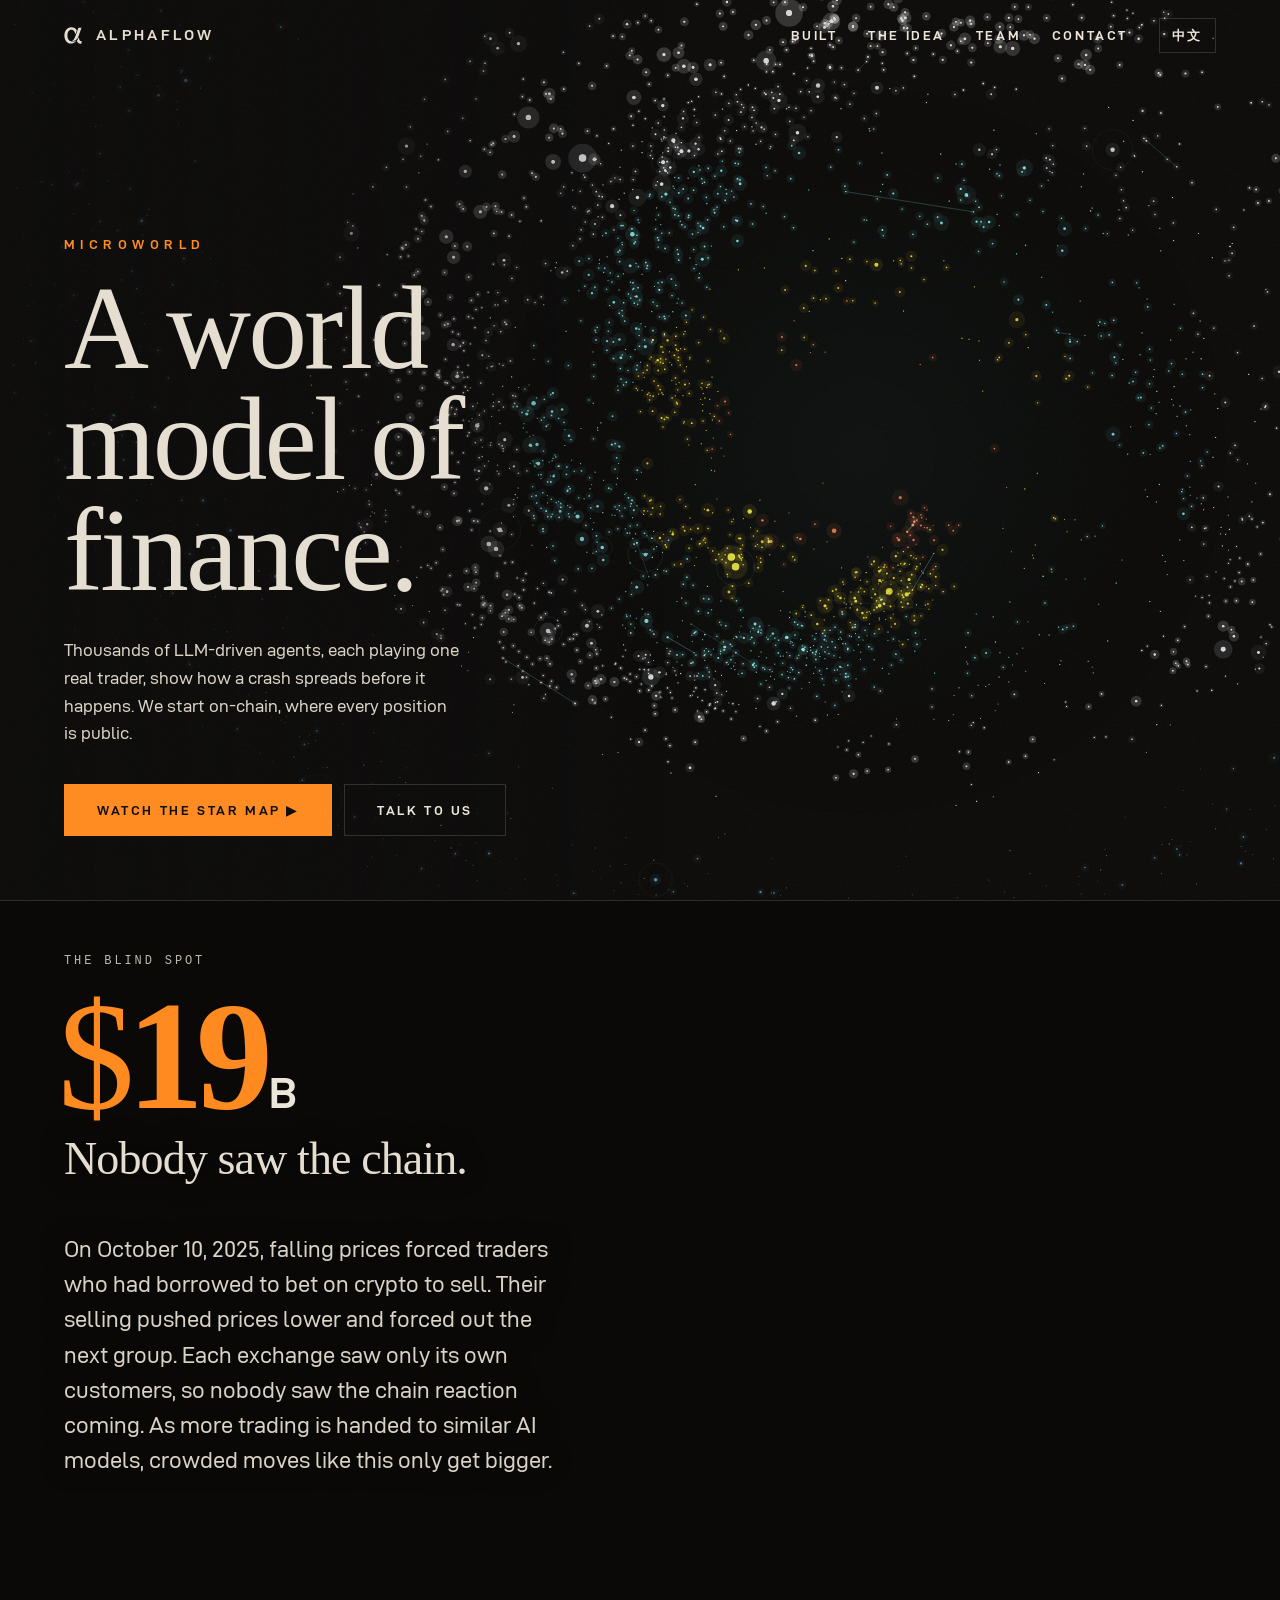
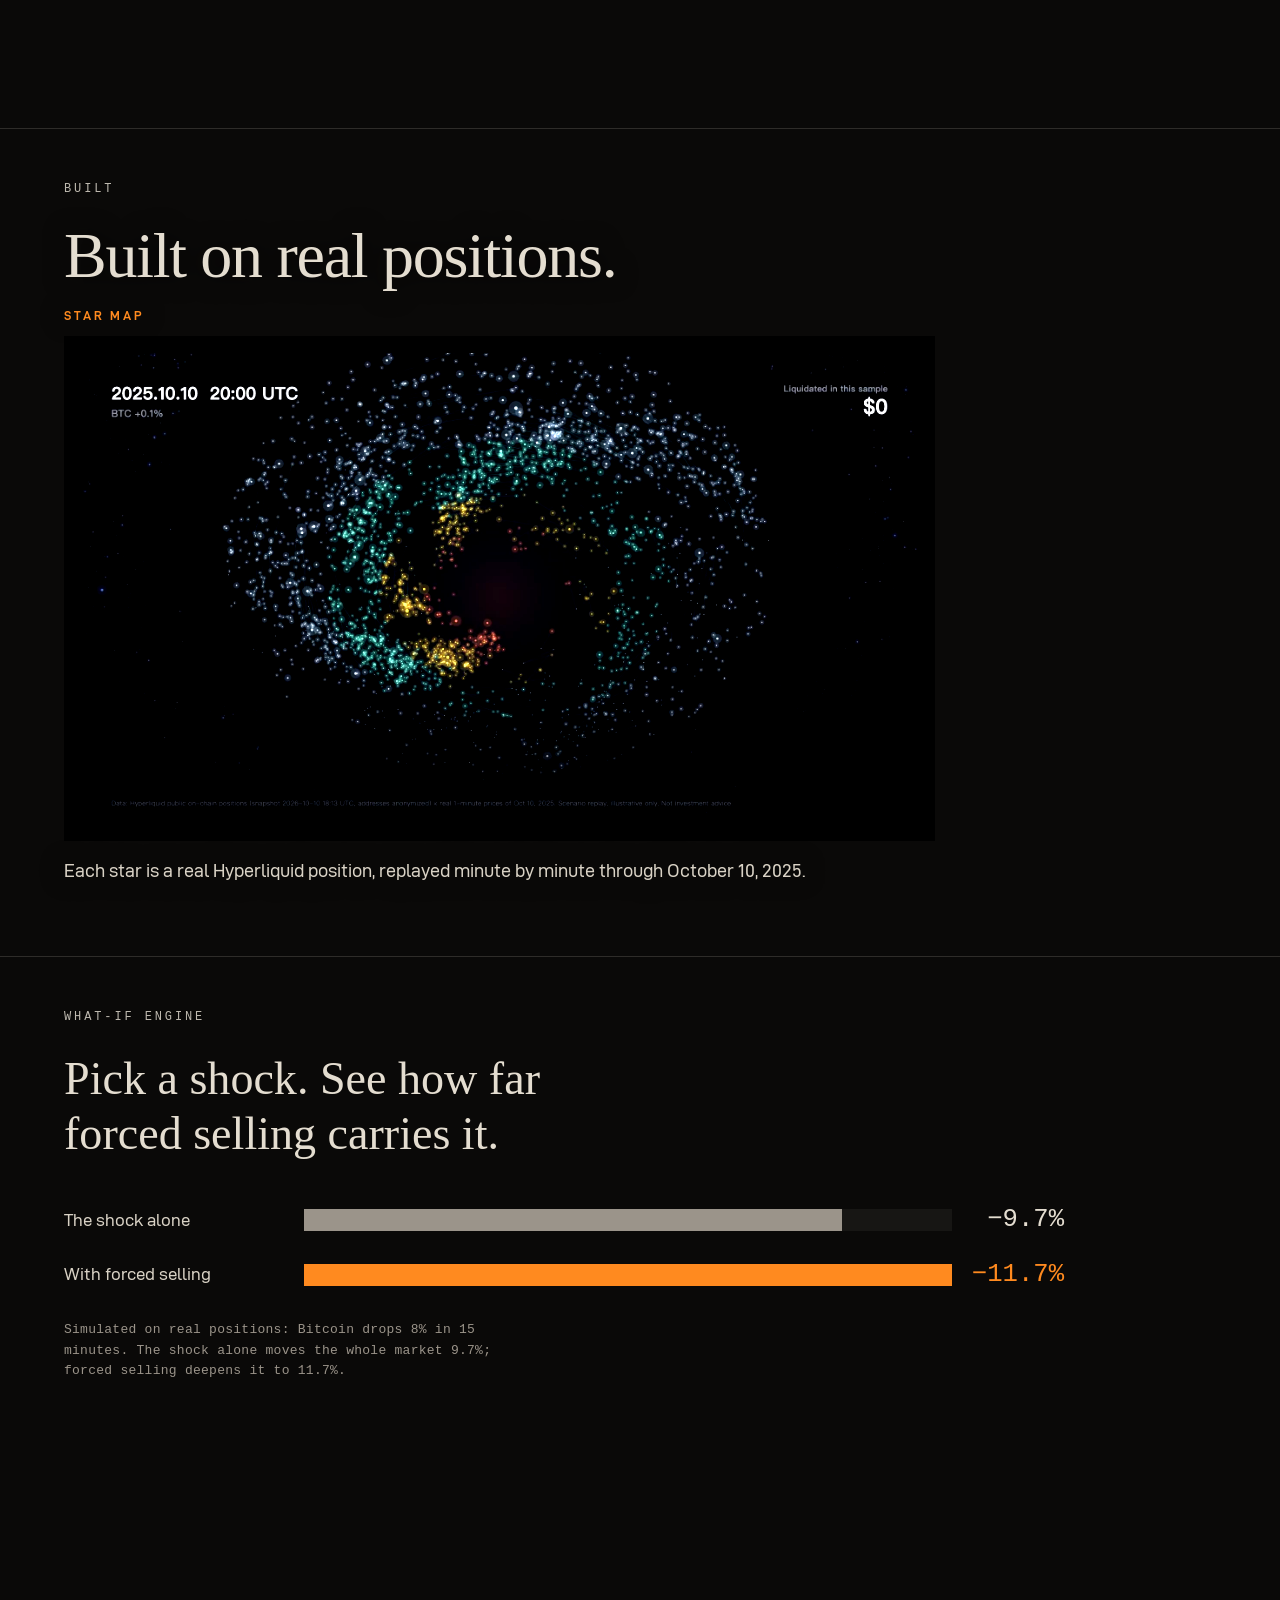
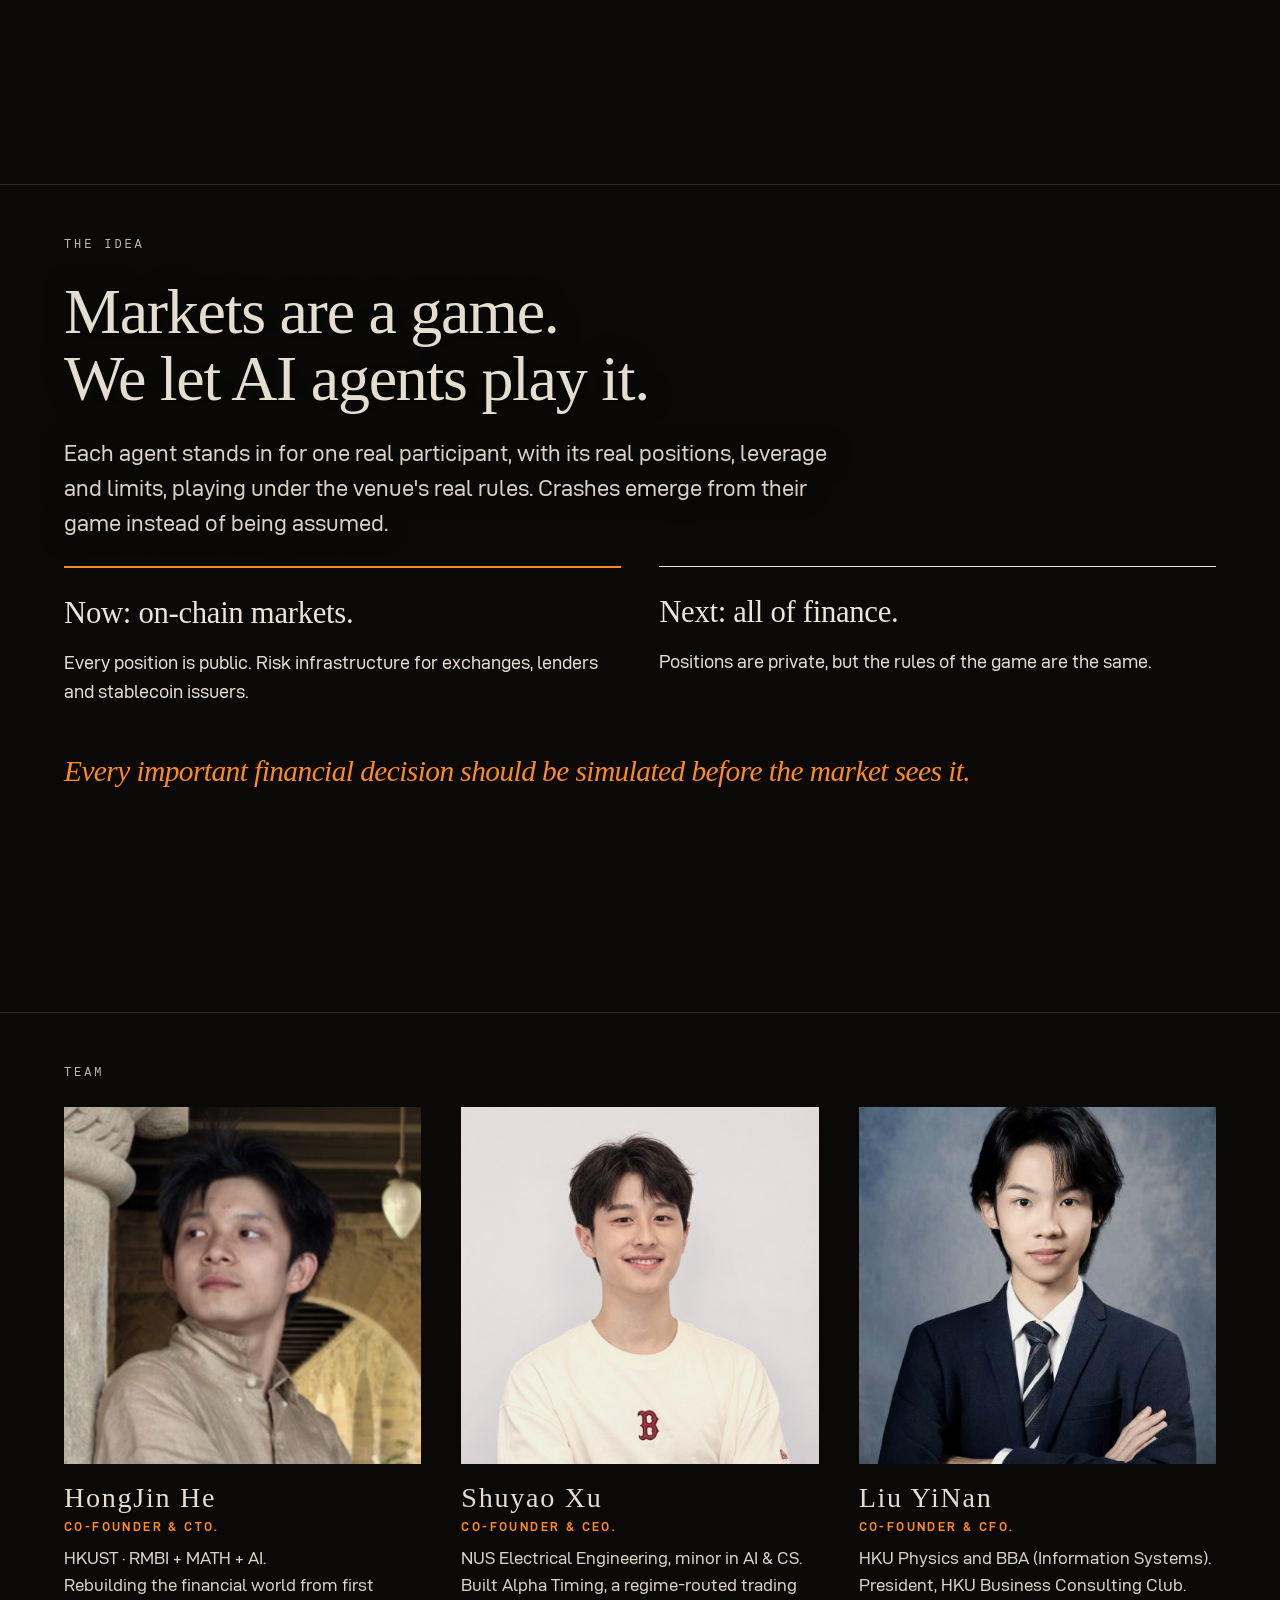
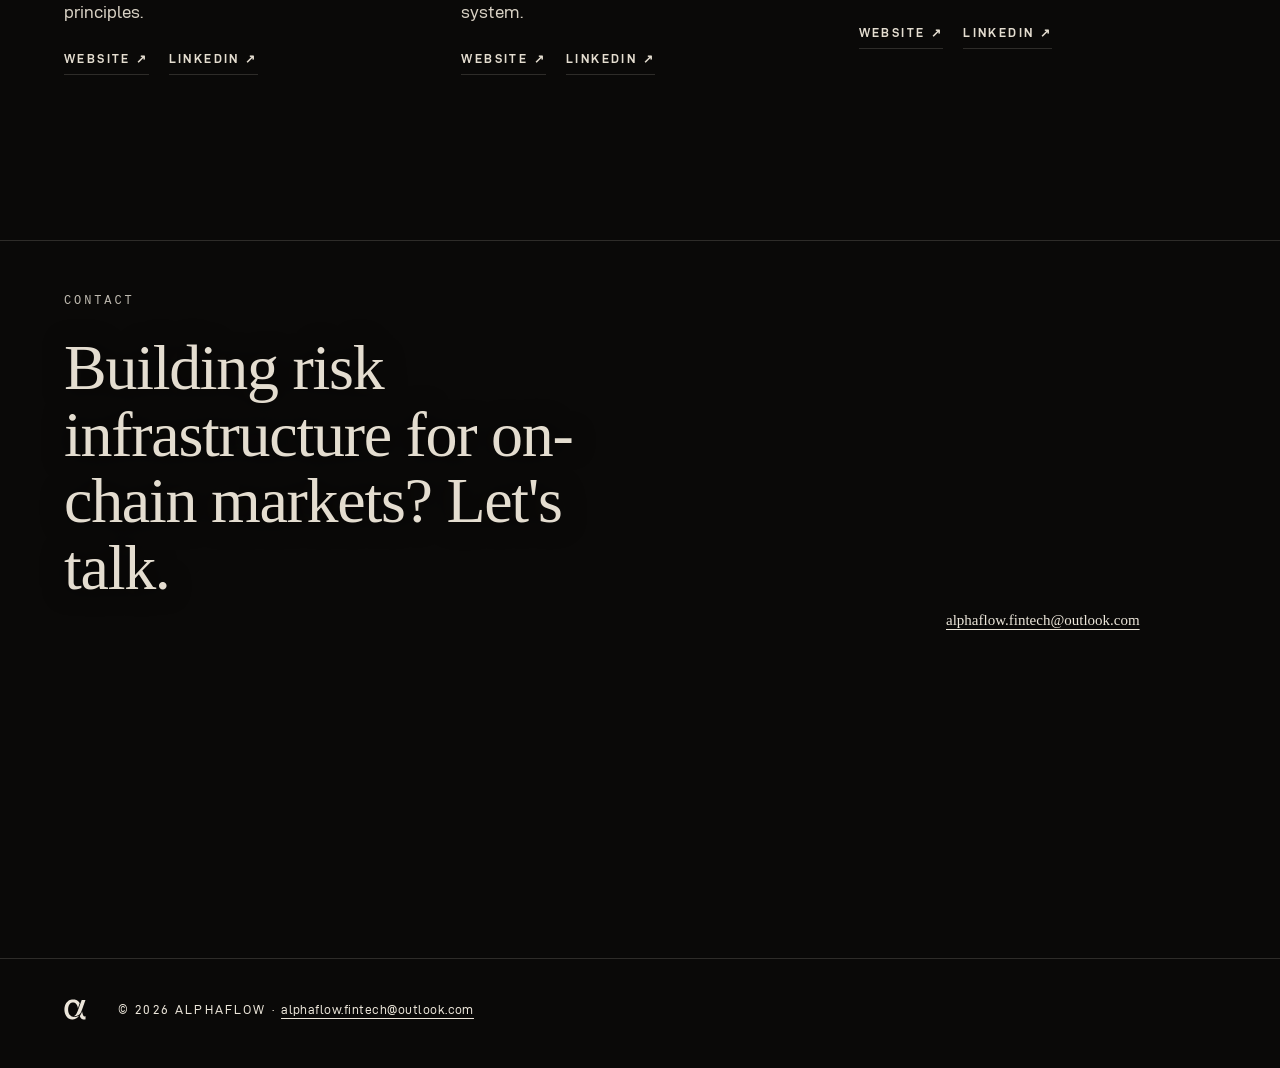
<file: index.html>
<!doctype html><html lang="en"><head><meta charset="utf-8"><meta name="viewport" content="width=device-width,initial-scale=1"><title>MicroWorld — A world model of finance</title><meta name="description" content="MicroWorld reconstructs every public position on on-chain exchanges and simulates how shocks cascade through forced liquidations, using real accounts instead of assumptions."><link rel="canonical" href="https://microworldmarkets.com/"><script type="application/ld+json">
{
  "@context": "https://schema.org",
  "@graph": [
    {
      "@type": "Organization",
      "@id": "https://microworldmarkets.com/#org",
      "name": "AlphaFlow",
      "alternateName": "MicroWorld",
      "url": "https://microworldmarkets.com/",
      "description": "AlphaFlow builds MicroWorld, a world model of finance that simulates how shocks cascade through market participants, starting on-chain where every position is public.",
      "founder": {
        "@type": "Person",
        "name": "Hongjin He",
        "alternateName": [
          "HongJin HE",
          "何泓錦"
        ],
        "url": "https://hongjin-he.github.io/"
      },
      "sameAs": [
        "https://github.com/hongjin-he/microworld-showcase",
        "https://github.com/hongjin-he"
      ]
    },
    {
      "@type": "WebSite",
      "@id": "https://microworldmarkets.com/#site",
      "url": "https://microworldmarkets.com/",
      "name": "MicroWorld",
      "publisher": {
        "@id": "https://microworldmarkets.com/#org"
      }
    }
  ]
}
</script><meta property="og:type" content="website"><meta property="og:url" content="https://microworldmarkets.com/"><meta property="og:title" content="MicroWorld — A world model of finance"><meta property="og:description" content="MicroWorld reconstructs every public position on on-chain exchanges and simulates how shocks cascade through forced liquidations, using real accounts instead of assumptions."><meta property="og:image" content="https://microworldmarkets.com/assets/og-image.png"><meta property="og:image:width" content="1200"><meta property="og:image:height" content="630"><meta property="og:image:alt" content="MicroWorld — A world model of finance"><meta name="twitter:card" content="summary_large_image"><meta name="twitter:title" content="MicroWorld — A world model of finance"><meta name="twitter:image" content="https://microworldmarkets.com/assets/og-image.png"><meta name="twitter:description" content="MicroWorld reconstructs every public position on on-chain exchanges and simulates how shocks cascade through forced liquidations, using real accounts instead of assumptions."><link rel="alternate" hreflang="en" href="https://microworldmarkets.com/"><link rel="alternate" hreflang="zh-Hans" href="https://microworldmarkets.com/zh.html"><link rel="alternate" hreflang="x-default" href="https://microworldmarkets.com/"><link rel="icon" href="assets/favicon-alpha.svg" type="image/svg+xml"><link rel="apple-touch-icon" href="assets/apple-touch-icon.png"><link rel="preload" href="fonts/d-din-700.woff2" as="font" type="font/woff2" crossorigin><link rel="preload" href="fonts/d-din-400.woff2" as="font" type="font/woff2" crossorigin><link rel="stylesheet" href="site.css"><link rel="stylesheet" href="v6.css"><script src="v6.js" defer></script><script src="assets/site.js" defer></script><script src="assets/star-field.js" defer></script></head><body class="homepage-v4">
<a class="skip" href="#main">Skip to content</a><header class="site-header"><div class="bar"><a class="lockup" href="#top"><span class="mark" aria-hidden="true"></span><span class="sr">MicroWorld by</span> <span>AlphaFlow</span></a><button class="menu" type="button" aria-expanded="false" aria-controls="links" aria-label="Menu: site navigation" data-close="Close" data-close-aria="Close menu">Menu</button><nav id="links" class="site-nav"><a href="#built">Built</a><a href="#idea">The idea</a><a href="#team">Team</a><a href="#contact">Contact</a><a class="lang" href="zh.html" lang="zh-Hans" hreflang="zh-Hans">中文</a></nav></div></header>
<main id="main">
<section class="hero" id="top"><canvas class="field" aria-hidden="true"></canvas><div class="shell hero-grid"><div>
<h1>MicroWorld</h1>
<p class="headline">A world model of finance.</p>
<p class="sub">Thousands of LLM-driven agents, each playing one real trader, show how a crash spreads before it happens. We start on-chain, where every position is public.</p>
<div class="actions"><a class="btn primary" href="#star-map">Watch the Star Map ▶</a><a class="btn" href="mailto:alphaflow.fintech@outlook.com">Talk to us</a></div>
</div></div></section>
<section class="section" id="problem"><div class="shell" data-tag="The blind spot"><p class="mega" aria-hidden="true">$<b>19</b><small>B</small></p>
<h2><span class="sr">$19 billion in one day. </span>Nobody saw the chain.</h2><p class="lead">On October 10, 2025, falling prices forced traders who had borrowed to bet on crypto to sell. Their selling pushed prices lower and forced out the next group. Each exchange saw only its own customers, so nobody saw the chain reaction coming. As more trading is handed to similar AI models, crowded moves like this only get bigger.</p>
</div></section>
<section class="section" id="built"><div class="shell" data-tag="Built">
<h2>Built on real positions.</h2><div class="io demos"><article id="star-map"><h3>Star Map</h3><div class="embed"><video controls preload="none" playsinline poster="assets/video/star_map_poster.jpg" aria-label="Star Map"><source src="assets/video/star_map.mp4" type="video/mp4"></video></div><p>Each star is a real Hyperliquid position, replayed minute by minute through October 10, 2025.</p></article></div>
</div></section>
<section class="section" id="whatif"><div class="shell" data-tag="What-If Engine"><article class="compare"><p class="compare-q">Pick a shock. See how far forced selling carries it.</p><div class="bars"><div class="bar"><span class="bar-label">The shock alone</span><span class="bar-track"><i style="--w:83%"></i></span><span class="bar-val">−9.7%</span></div><div class="bar hot"><span class="bar-label">With forced selling</span><span class="bar-track"><i style="--w:100%"></i></span><span class="bar-val">−11.7%</span></div></div><p class="note">Simulated on real positions: Bitcoin drops 8% in 15 minutes. The shock alone moves the whole market 9.7%; forced selling deepens it to 11.7%.</p></article>
</div></section>
<section class="section" id="idea"><div class="shell" data-tag="The idea">
<h2>Markets are a game.<br>We let AI agents play it.</h2><p class="lead">Each agent stands in for one real participant, with its real positions, leverage and limits, playing under the venue's real rules. Crashes emerge from their game instead of being assumed.</p><div class="io stages"><article><h3>Now: on-chain markets.</h3><p>Every position is public. Risk infrastructure for exchanges, lenders and stablecoin issuers.</p></article><article><h3>Next: all of finance.</h3><p>Positions are private, but the rules of the game are the same.</p></article></div><p class="callout"><em>Every important financial decision should be simulated before the market sees it.</em></p>
</div></section>
<section class="section" id="team"><div class="shell" data-tag="Team">
<h2 class="sr">Team</h2><div class="cards three team"><article><img class="team-photo" src="assets/team/hongjin-he.jpg" alt="HongJin He" width="460" height="460" loading="lazy" decoding="async"><h3><a href="https://hongjin-he.github.io/" target="_blank" rel="noopener noreferrer">HongJin He</a></h3><b>Co-founder &amp; CTO.</b><p>HKUST · RMBI + MATH + AI.<br>Rebuilding the financial world from first principles.</p><div class="team-links" aria-label="HongJin He contact links"><a href="https://hongjin-he.github.io/" target="_blank" rel="noopener noreferrer">Website<span class="sr"> (opens in a new tab)</span> ↗</a><a href="https://www.linkedin.com/in/hongjinhe-hkust/" target="_blank" rel="noopener noreferrer">LinkedIn<span class="sr"> (opens in a new tab)</span> ↗</a></div></article><article><img class="team-photo" src="assets/team/shuyao-xu.jpg" alt="Shuyao Xu" width="460" height="460" loading="lazy" decoding="async"><h3><a href="https://davidxu277.github.io/" target="_blank" rel="noopener noreferrer">Shuyao Xu</a></h3><b>Co-founder &amp; CEO.</b><p>NUS Electrical Engineering, minor in AI &amp; CS. Built Alpha Timing, a regime-routed trading system.</p><div class="team-links" aria-label="Shuyao Xu contact links"><a href="https://davidxu277.github.io/" target="_blank" rel="noopener noreferrer">Website<span class="sr"> (opens in a new tab)</span> ↗</a><a href="https://www.linkedin.com/in/xushuyao-nus/" target="_blank" rel="noopener noreferrer">LinkedIn<span class="sr"> (opens in a new tab)</span> ↗</a></div></article><article><img class="team-photo" src="assets/team/liu-yinan.jpg" alt="Liu YiNan" width="460" height="460" loading="lazy" decoding="async"><h3><a href="https://github.com/Gordonlyn" target="_blank" rel="noopener noreferrer">Liu YiNan</a></h3><b>Co-founder &amp; CFO.</b><p>HKU Physics and BBA (Information Systems). President, HKU Business Consulting Club.</p><div class="team-links" aria-label="Liu YiNan contact links"><a href="https://github.com/Gordonlyn" target="_blank" rel="noopener noreferrer">Website<span class="sr"> (opens in a new tab)</span> ↗</a><a href="https://www.linkedin.com/in/yinan-gordon-liu/" target="_blank" rel="noopener noreferrer">LinkedIn<span class="sr"> (opens in a new tab)</span> ↗</a></div></article></div>
</div></section>
<section class="section" id="contact"><div class="shell contact" data-tag="Contact">
<div><h2>Building risk infrastructure for on-chain markets? Let's talk.</h2></div><div><a href="mailto:alphaflow.fintech@outlook.com">alphaflow.fintech@outlook.com</a></div>
</div></section>
</main>
<footer><div class="shell"><span class="mark" role="img" aria-label="AlphaFlow"></span><span>© 2026 AlphaFlow · <a href="mailto:alphaflow.fintech@outlook.com">alphaflow.fintech@outlook.com</a></span></div></footer>
</body></html>
</file>
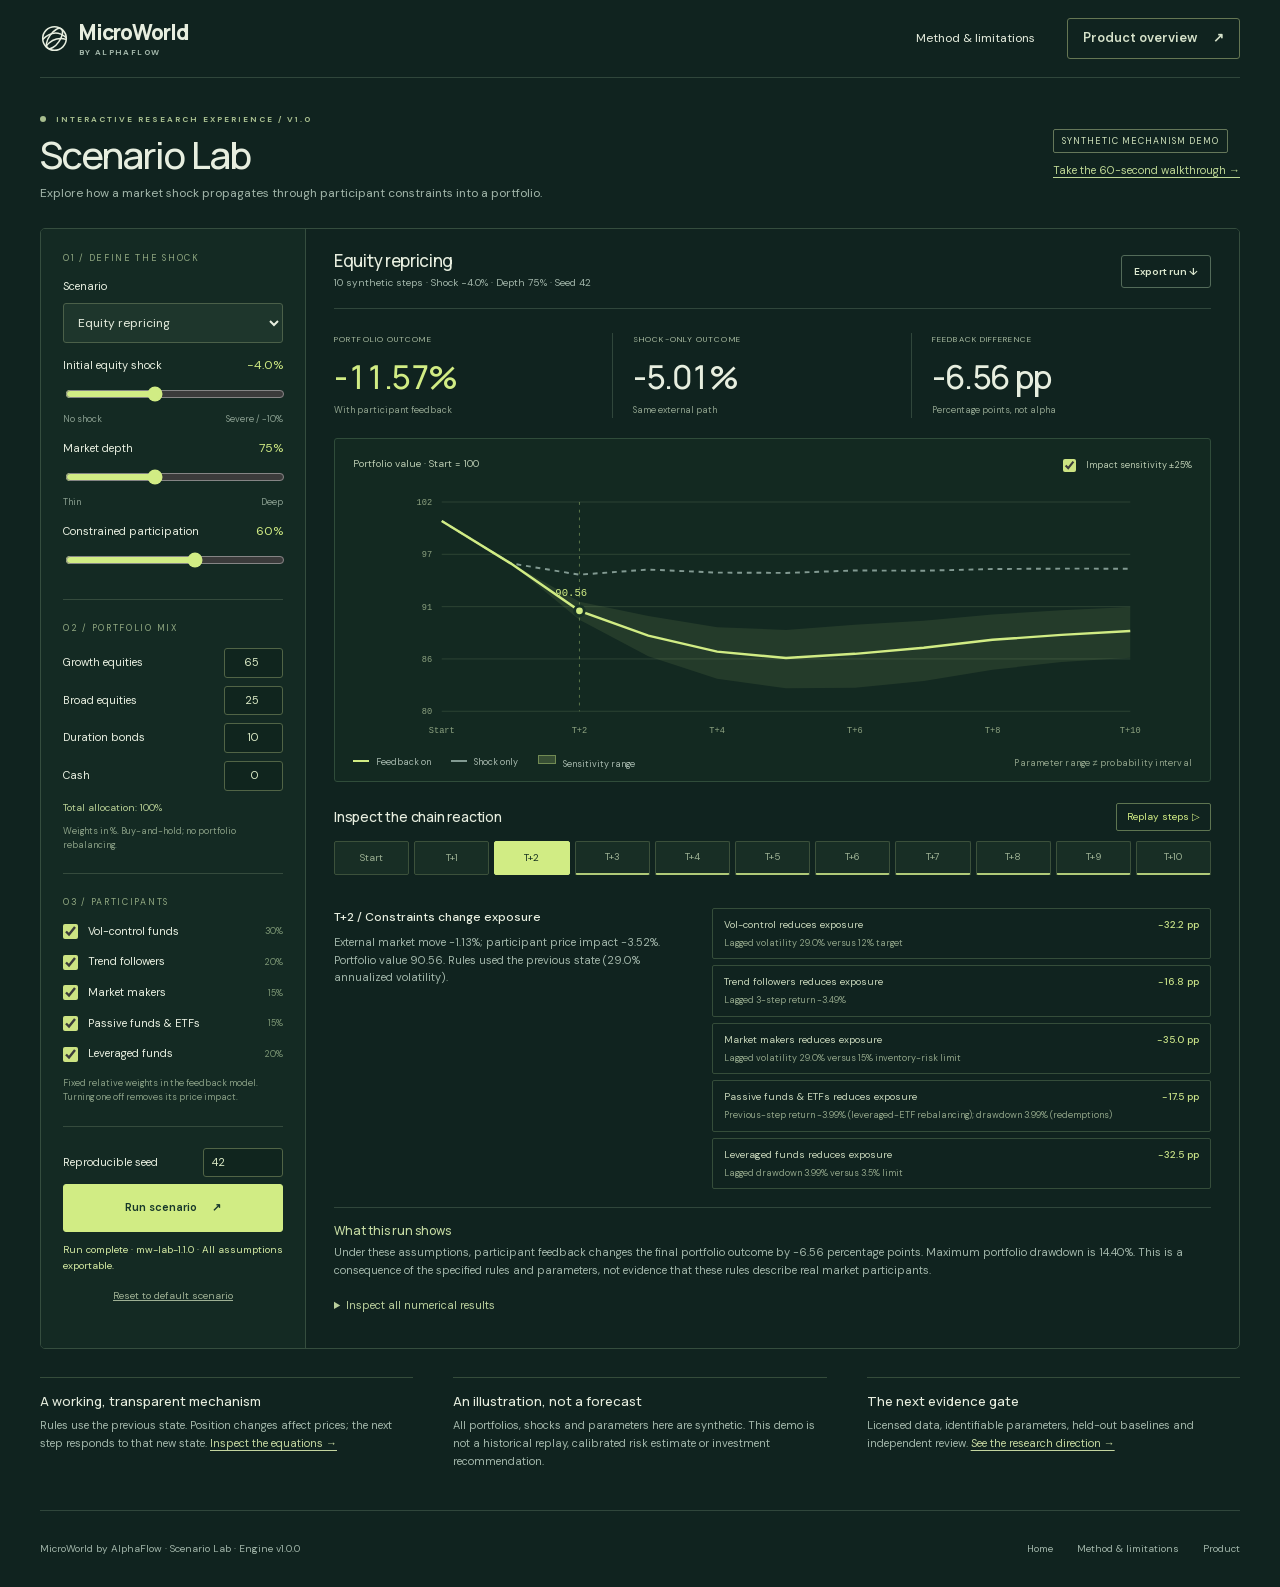
<file: lab.html>
<!doctype html><html lang="en"><head><meta charset="utf-8"><meta name="viewport" content="width=device-width, initial-scale=1"><title>Scenario Lab — MicroWorld by AlphaFlow</title><meta name="description" content="Run a transparent financial mechanism simulation. Change shocks, liquidity, participant constraints and portfolio exposures; compare with the same world without feedback."><link rel="icon" href="favicon.svg"><link rel="stylesheet" href="legacy.css"><link rel="stylesheet" href="lab.css"><script src="engine.js" defer></script><script src="lab.js" defer></script></head><body class="lab"><a class="skip" href="#main">Skip to content</a><div class="wrap"><header class="header"><a class="brand" href="index.html"><svg viewBox="0 0 32 32" aria-hidden="true"><g fill="none" stroke="currentColor" stroke-width="1.7"><circle cx="16" cy="16" r="13"/><ellipse cx="16" cy="16" rx="6" ry="13" transform="rotate(35 16 16)"/><path d="M3 17q13-13 26-2M6 25q10-12 23-8"/></g></svg><span class="brand-name">MicroWorld<small>by AlphaFlow</small></span></a><nav class="nav" aria-label="Main navigation"><a class="desktop" href="method.html">Method & limitations</a><a class="button small" href="index.html#product">Product overview <span>↗</span></a></nav></header><main id="main"><div class="lab-heading"><div><div class="eyebrow">Interactive research experience / v1.0</div><h1>Scenario Lab</h1><p>Explore how a market shock propagates through participant constraints into a portfolio.</p></div><div><span class="badge">Synthetic mechanism demo</span><br><button class="guide-link" id="tour-start">Take the 60-second walkthrough →</button></div></div><noscript><div class="noscript">This simulation needs JavaScript to compute results. You can still read the <a href="method.html">method and limitations</a>.</div></noscript><div class="tour" id="tour" role="region" aria-label="Guided walkthrough"><p id="tour-text"></p><div class="tour-controls"><button id="tour-next">Next →</button><button id="tour-close" aria-label="Close walkthrough">Close ×</button></div></div><div class="mobile-jump"><a href="#results">View results ↓</a><a href="#config-form">Edit assumptions ↓</a></div><div class="lab-layout"><form class="controls" id="config-form"><div class="control-block scenario-control"><div class="control-title">01 / Define the shock</div><label for="scenario">Scenario</label><select id="scenario"><option value="repricing">Equity repricing</option><option value="liquidity">Liquidity squeeze</option><option value="rates">Rates repricing</option></select><label for="shock">Initial equity shock <output id="shock-out" for="shock">−4.0%</output></label><input type="range" id="shock" min="0" max="10" step="0.5" value="4"><div class="range-ends"><span>No shock</span><span>Severe / −10%</span></div><label for="depth">Market depth <output id="depth-out" for="depth">75%</output></label><input type="range" id="depth" min="25" max="150" step="5" value="75"><div class="range-ends"><span>Thin</span><span>Deep</span></div><label for="crowding">Constrained participation <output id="crowding-out" for="crowding">60%</output></label><input type="range" id="crowding" min="0" max="100" step="5" value="60"></div><div class="control-block weights"><div class="control-title">02 / Portfolio mix</div><label for="w0">Growth equities <input id="w0" type="number" min="0" max="100" step="1" value="65" required></label><label for="w1">Broad equities <input id="w1" type="number" min="0" max="100" step="1" value="25" required></label><label for="w2">Duration bonds <input id="w2" type="number" min="0" max="100" step="1" value="10" required></label><label for="w3">Cash <input id="w3" type="number" min="0" max="100" step="1" value="0" required></label><div class="weight-total" id="weight-total">Total allocation: 100%</div><p class="config-note">Weights in %. Buy-and-hold; no portfolio rebalancing.</p></div><div class="control-block"><div class="control-title">03 / Participants</div><label class="switch-label"><input type="checkbox" id="vol" checked><span>Vol-control funds</span><span>30%</span></label><label class="switch-label"><input type="checkbox" id="trend" checked><span>Trend followers</span><span>20%</span></label><label class="switch-label"><input type="checkbox" id="mm" checked><span>Market makers</span><span>15%</span></label><label class="switch-label"><input type="checkbox" id="passive" checked><span>Passive funds &amp; ETFs</span><span>15%</span></label><label class="switch-label"><input type="checkbox" id="levered" checked><span>Leveraged funds</span><span>20%</span></label><p class="config-note">Fixed relative weights in the feedback model. Turning one off removes its price impact.</p></div><div class="control-block run-control"><a class="mobile-return" href="#results">Back to results ↑</a><label class="seed-row" for="seed">Reproducible seed <input type="number" id="seed" min="1" max="999999" step="1" value="42" required></label><button class="button" type="submit" id="run">Run scenario <span>↗</span></button><div class="status-message" id="status" role="status" aria-live="polite">Preparing the scenario…</div><button class="reset" type="button" id="reset">Reset to default scenario</button></div></form><div class="workspace"><div class="workspace-top"><div><h2 id="scenario-name">Equity repricing</h2><p id="run-meta">10 synthetic time steps · Shared shock · Seed 42</p></div><button class="button outline" id="export">Export run ↓</button></div><div id="error" class="error-panel" role="alert" hidden></div><div id="results"><div class="stats" aria-live="polite"><div class="stat"><div class="label">Portfolio outcome</div><strong id="active-return">—</strong><small>With participant feedback</small></div><div class="stat"><div class="label">Shock-only outcome</div><strong id="baseline-return">—</strong><small>Same external path</small></div><div class="stat"><div class="label">Feedback difference</div><strong id="difference">—</strong><small>Percentage points, not alpha</small></div></div><div class="chart-box"><div class="chart-header"><span>Portfolio value · Start = 100</span><label><input type="checkbox" id="sensitivity" checked> Impact sensitivity ±25%</label></div><svg class="chart-svg" id="chart" viewBox="0 0 780 280" role="img" aria-labelledby="chart-title chart-desc"><title id="chart-title">Portfolio paths with and without participant feedback</title><desc id="chart-desc">Run a scenario to compute the two portfolio paths. The exact values are also available in the data table below.</desc></svg><div class="chart-foot"><div class="legend"><span>Feedback on</span><span>Shock only</span><span>Sensitivity range</span></div><div class="micro">Parameter range ≠ probability interval</div></div></div><div class="timeline"><div class="timeline-top"><h3>Inspect the chain reaction</h3><button class="replay-button" id="replay">Replay steps ▷</button></div><div class="step-buttons" id="steps" role="group" aria-label="Inspect simulation step"></div><div class="step-detail"><div><h4 id="step-title">Step 0 / Initial state</h4><p id="step-description"></p></div><div class="event-list" id="events"></div></div></div><div class="interpretation"><h3>What this run shows</h3><p id="interpretation"></p></div><details><summary>Inspect all numerical results</summary><div class="table-wrap"><table class="data-table"><thead><tr><th scope="col">Step</th><th scope="col">Portfolio</th><th scope="col">Shock only</th><th scope="col">External return</th><th scope="col">Feedback return</th></tr></thead><tbody id="data-rows"></tbody></table></div></details></div></div></div><div class="lab-bottom"><article><h3>A working, transparent mechanism</h3><p>Rules use the previous state. Position changes affect prices; the next step responds to that new state. <a href="method.html#engine">Inspect the equations →</a></p></article><article><h3>An illustration, not a forecast</h3><p>All portfolios, shocks and parameters here are synthetic. This demo is not a historical replay, calibrated risk estimate or investment recommendation.</p></article><article><h3>The next evidence gate</h3><p>Licensed data, identifiable parameters, held-out baselines and independent review. <a href="index.html#research">See the research direction →</a></p></article></div><dialog id="export-dialog" aria-labelledby="export-title"><div class="export-head"><div><div class="control-title">Reproducible research record</div><h2 id="export-title">Export this run</h2></div><button type="button" id="export-close" aria-label="Close export">×</button></div><p class="export-note">Includes assumptions, both paths, step-level actions and sensitivity runs. Synthetic, uncalibrated outputs.</p><label for="export-content" class="control-title">Complete run / JSON</label><textarea id="export-content" readonly spellcheck="false"></textarea><div class="export-actions"><a class="button" id="export-download" download>Download JSON ↓</a><button class="button outline" id="export-copy">Copy JSON</button></div><p id="export-feedback" role="status" aria-live="polite">You can also select and copy the complete record above.</p></dialog></main><footer class="footer"><div>MicroWorld by AlphaFlow · Scenario Lab · Engine v1.0.0</div><div class="footer-links"><a href="index.html">Home</a><a href="method.html">Method & limitations</a><a href="index.html#product">Product</a></div></footer></div></body></html>
</file>
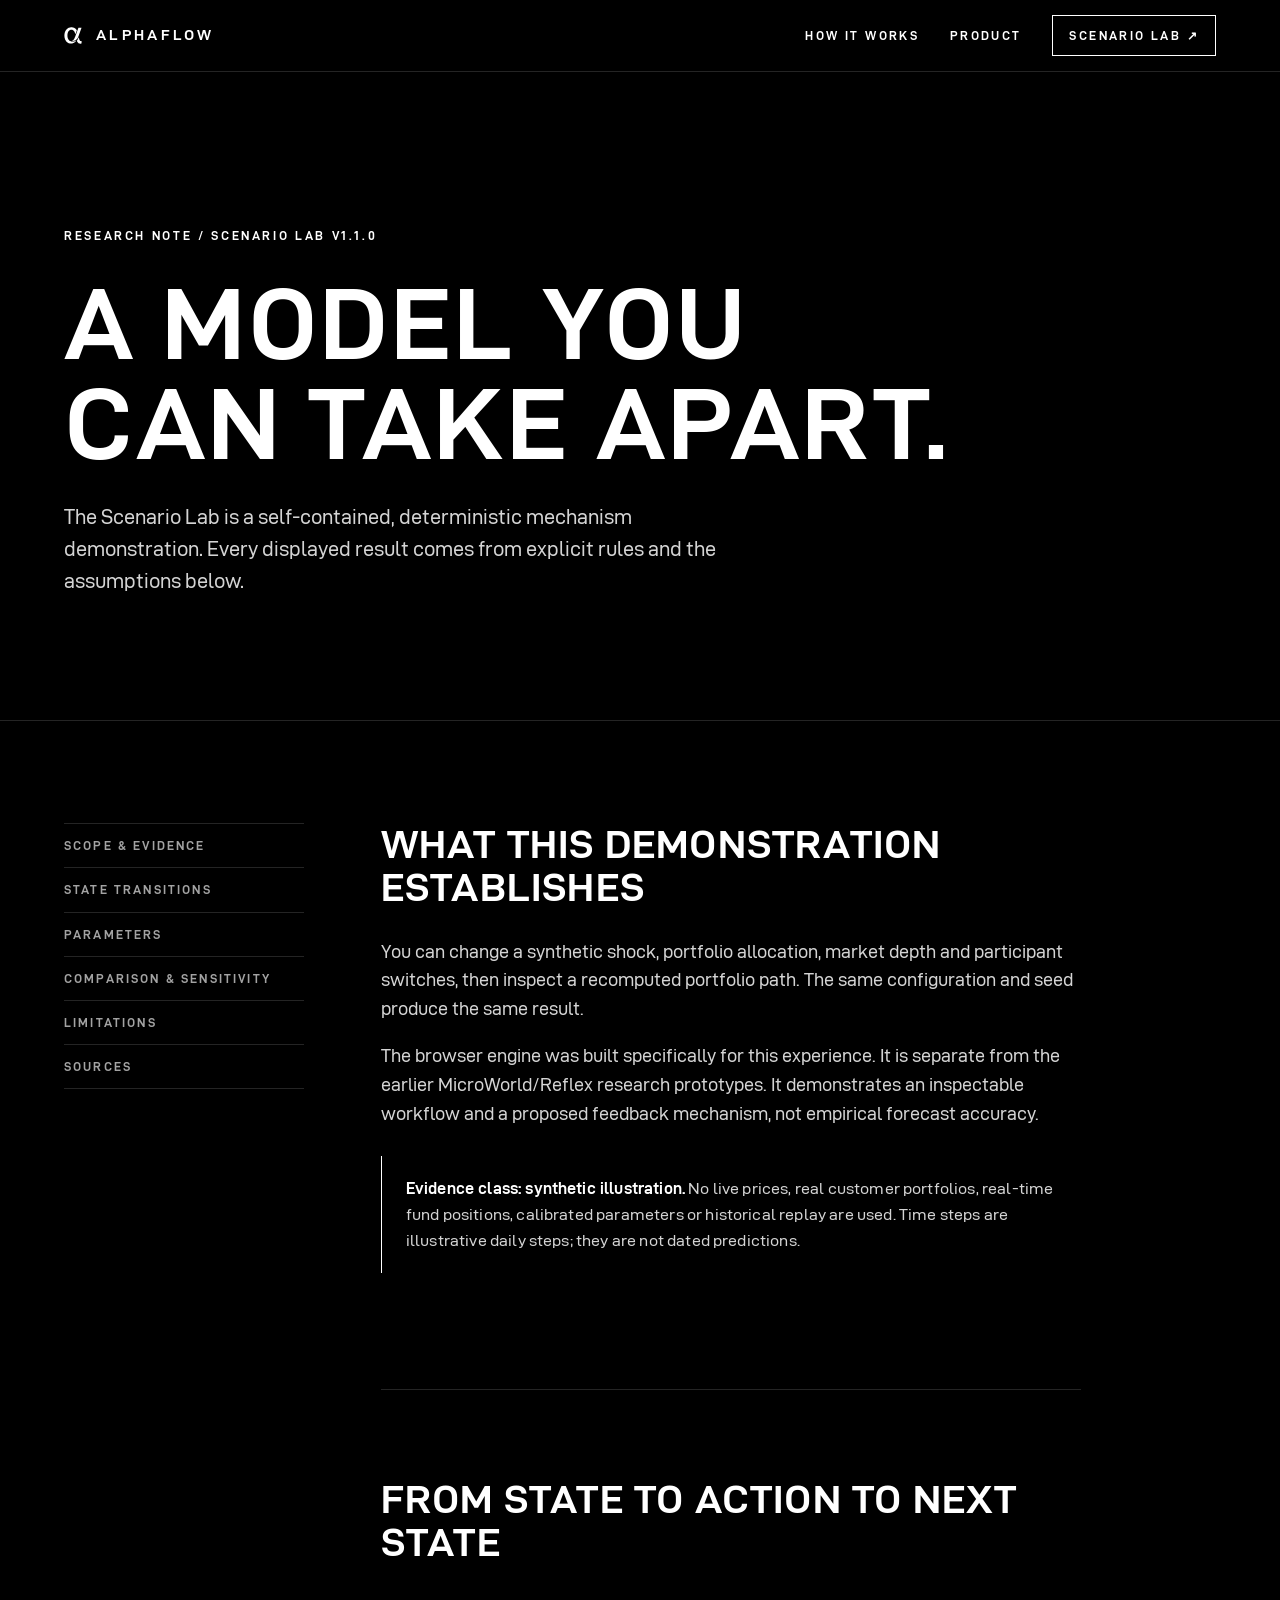
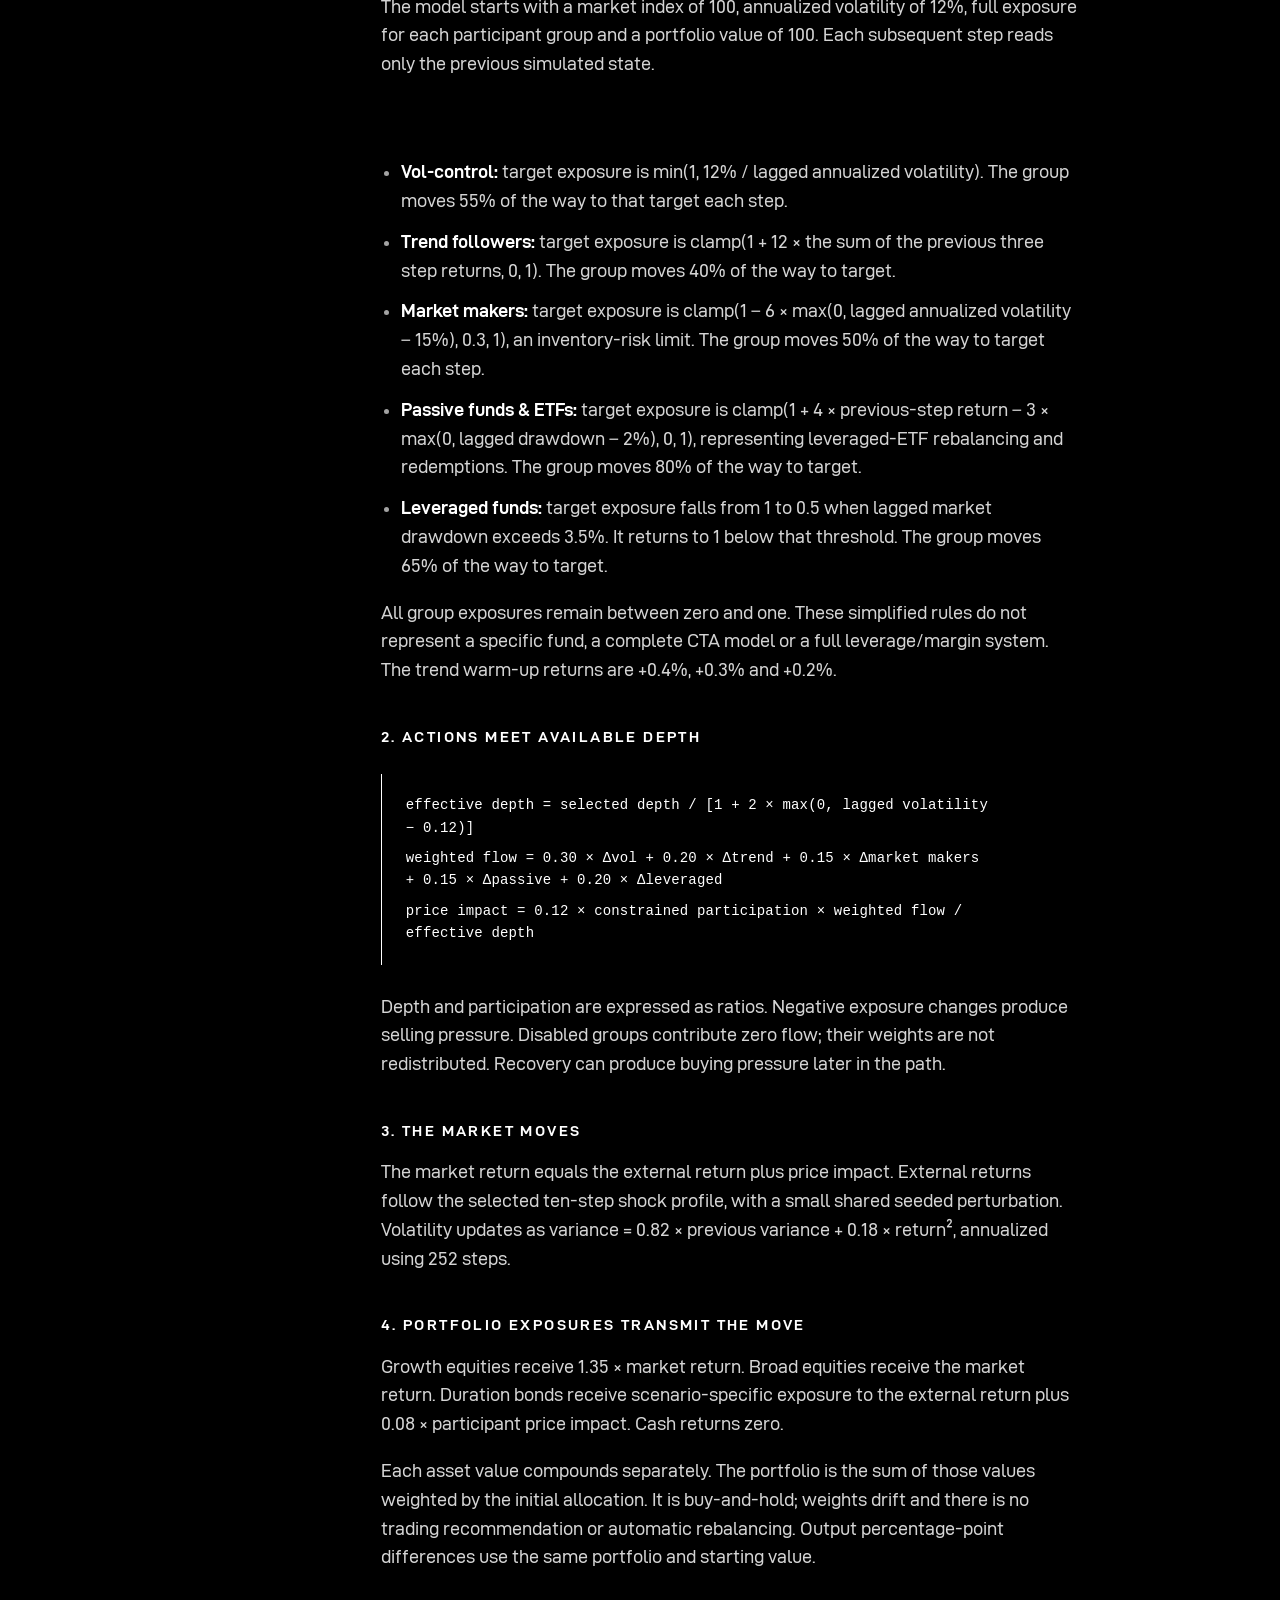
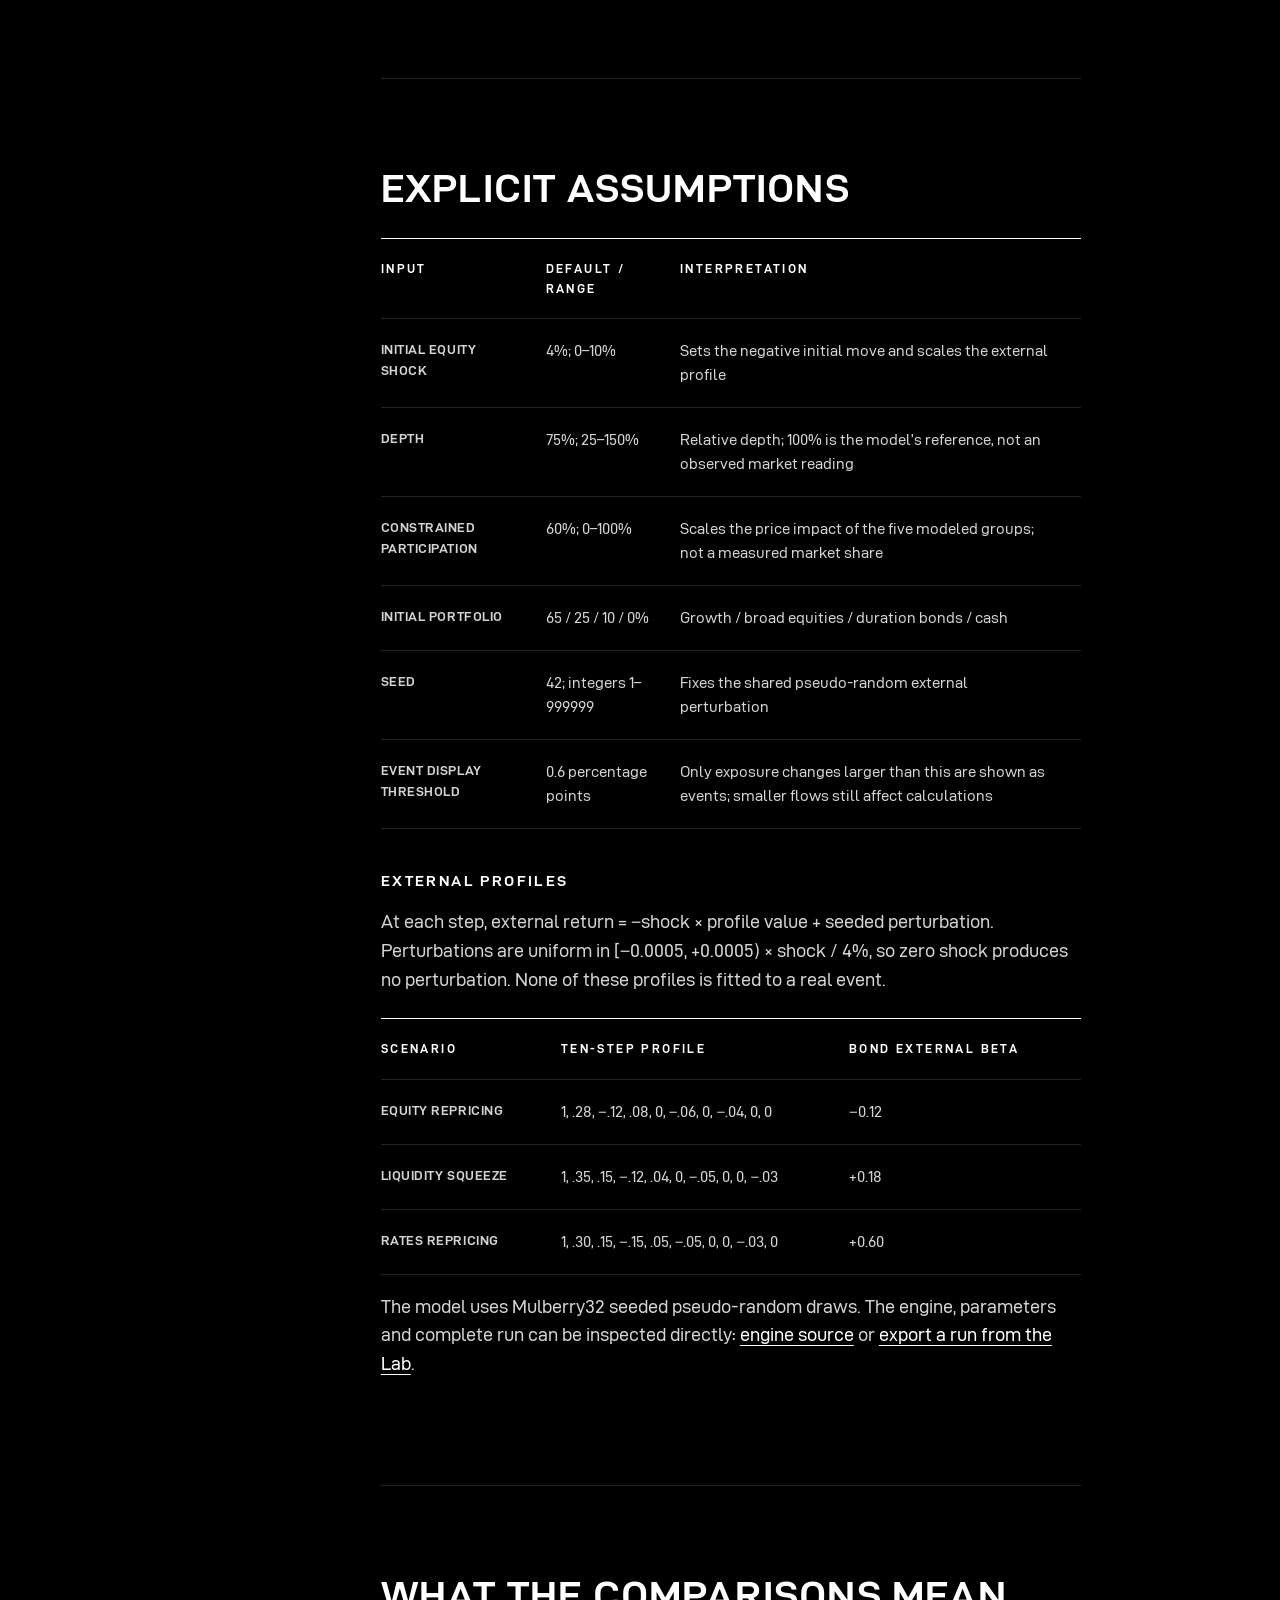
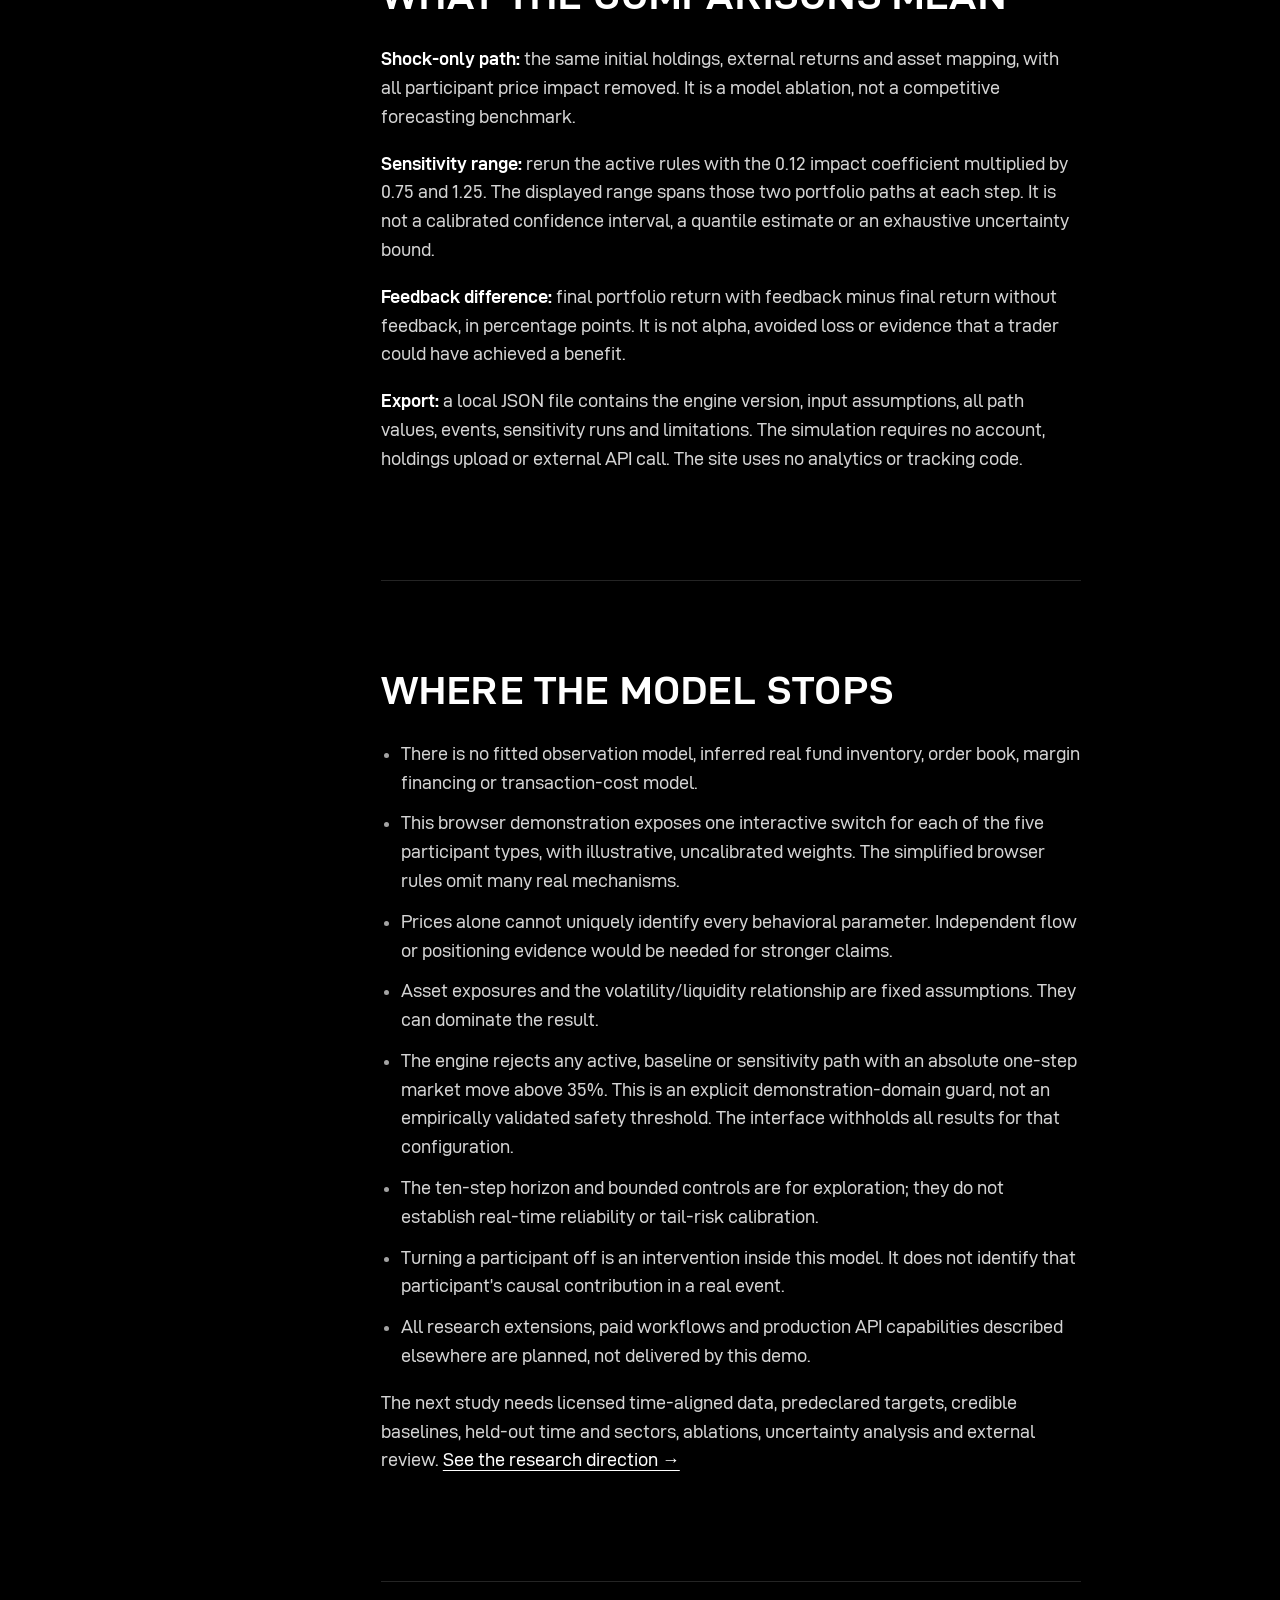
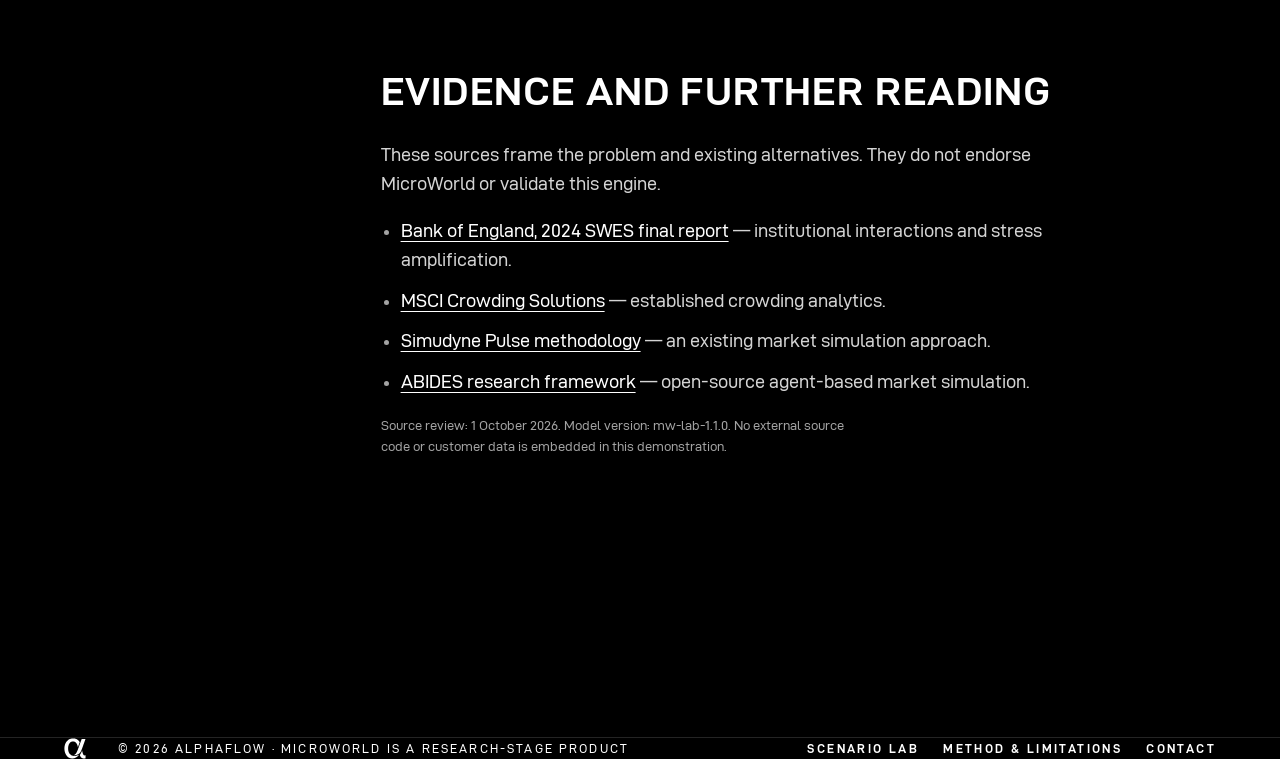
<file: method.html>
<!doctype html><html lang="en"><head><meta charset="utf-8"><meta name="viewport" content="width=device-width, initial-scale=1"><title>Method & limitations — MicroWorld by AlphaFlow</title><meta name="description" content="The Scenario Lab is a self-contained, deterministic mechanism demonstration. Every displayed result comes from explicit rules and the assumptions below."><link rel="icon" href="assets/favicon-alpha.svg" type="image/svg+xml"><link rel="apple-touch-icon" href="assets/apple-touch-icon.png"><link rel="preload" href="fonts/d-din-700.woff2" as="font" type="font/woff2" crossorigin><link rel="preload" href="fonts/d-din-400.woff2" as="font" type="font/woff2" crossorigin><link rel="stylesheet" href="site.css"><script src="assets/site.js" defer></script></head><body><a class="skip" href="#main">Skip to content</a><div class="wrap"><header class="site-header solid"><div class="bar"><a class="lockup" href="index.html"><span class="mark" aria-hidden="true"></span><span class="sr">MicroWorld by</span> <span>AlphaFlow</span></a><nav class="site-nav inline" aria-label="Main navigation"><a class="desktop" href="index.html#how">How it works</a><a class="desktop" href="index.html#product">Product</a><a class="button small" href="lab.html">Scenario Lab <span aria-hidden="true">↗</span></a></nav></div></header><main id="main"><div class="page-top"><div class="eyebrow">Research note / Scenario Lab v1.1.0</div><h1>A model you<br>can take apart.</h1><p>The Scenario Lab is a self-contained, deterministic mechanism demonstration. Every displayed result comes from explicit rules and the assumptions below.</p></div><div class="thesis-grid"><nav class="toc" aria-label="On this page"><a href="#scope">Scope & evidence</a><a href="#engine">State transitions</a><a href="#parameters">Parameters</a><a href="#comparison">Comparison & sensitivity</a><a href="#limitations">Limitations</a><a href="#sources">Sources</a></nav><article class="prose">
<section id="scope"><h2>What this demonstration establishes</h2><p>You can change a synthetic shock, portfolio allocation, market depth and participant switches, then inspect a recomputed portfolio path. The same configuration and seed produce the same result.</p><p>The browser engine was built specifically for this experience. It is separate from the earlier MicroWorld/Reflex research prototypes. It demonstrates an inspectable workflow and a proposed feedback mechanism, not empirical forecast accuracy.</p><div class="callout"><strong>Evidence class: synthetic illustration.</strong> No live prices, real customer portfolios, real-time fund positions, calibrated parameters or historical replay are used. Time steps are illustrative daily steps; they are not dated predictions.</div></section>
<section id="engine"><h2>From state to action to next state</h2><p>The model starts with a market index of 100, annualized volatility of 12%, full exposure for each participant group and a portfolio value of 100. Each subsequent step reads only the previous simulated state.</p><h3>1. Participants choose target exposures</h3><ul><li><strong>Vol-control:</strong> target exposure is min(1, 12% / lagged annualized volatility). The group moves 55% of the way to that target each step.</li><li><strong>Trend followers:</strong> target exposure is clamp(1 + 12 × the sum of the previous three step returns, 0, 1). The group moves 40% of the way to target.</li><li><strong>Market makers:</strong> target exposure is clamp(1 − 6 × max(0, lagged annualized volatility − 15%), 0.3, 1), an inventory-risk limit. The group moves 50% of the way to target each step.</li><li><strong>Passive funds &amp; ETFs:</strong> target exposure is clamp(1 + 4 × previous-step return − 3 × max(0, lagged drawdown − 2%), 0, 1), representing leveraged-ETF rebalancing and redemptions. The group moves 80% of the way to target.</li><li><strong>Leveraged funds:</strong> target exposure falls from 1 to 0.5 when lagged market drawdown exceeds 3.5%. It returns to 1 below that threshold. The group moves 65% of the way to target.</li></ul><p>All group exposures remain between zero and one. These simplified rules do not represent a specific fund, a complete CTA model or a full leverage/margin system. The trend warm-up returns are +0.4%, +0.3% and +0.2%.</p><h3>2. Actions meet available depth</h3><div class="callout"><p>effective depth = selected depth / [1 + 2 × max(0, lagged volatility − 0.12)]</p><p>weighted flow = 0.30 × Δvol + 0.20 × Δtrend + 0.15 × Δmarket makers + 0.15 × Δpassive + 0.20 × Δleveraged</p><p>price impact = 0.12 × constrained participation × weighted flow / effective depth</p></div><p>Depth and participation are expressed as ratios. Negative exposure changes produce selling pressure. Disabled groups contribute zero flow; their weights are not redistributed. Recovery can produce buying pressure later in the path.</p><h3>3. The market moves</h3><p>The market return equals the external return plus price impact. External returns follow the selected ten-step shock profile, with a small shared seeded perturbation. Volatility updates as variance = 0.82 × previous variance + 0.18 × return², annualized using 252 steps.</p><h3>4. Portfolio exposures transmit the move</h3><p>Growth equities receive 1.35 × market return. Broad equities receive the market return. Duration bonds receive scenario-specific exposure to the external return plus 0.08 × participant price impact. Cash returns zero.</p><p>Each asset value compounds separately. The portfolio is the sum of those values weighted by the initial allocation. It is buy-and-hold; weights drift and there is no trading recommendation or automatic rebalancing. Output percentage-point differences use the same portfolio and starting value.</p></section>
<section id="parameters"><h2>Explicit assumptions</h2><table><thead><tr><th>Input</th><th>Default / range</th><th>Interpretation</th></tr></thead><tbody><tr><td>Initial equity shock</td><td>4%; 0–10%</td><td>Sets the negative initial move and scales the external profile</td></tr><tr><td>Depth</td><td>75%; 25–150%</td><td>Relative depth; 100% is the model’s reference, not an observed market reading</td></tr><tr><td>Constrained participation</td><td>60%; 0–100%</td><td>Scales the price impact of the five modeled groups; not a measured market share</td></tr><tr><td>Initial portfolio</td><td>65 / 25 / 10 / 0%</td><td>Growth / broad equities / duration bonds / cash</td></tr><tr><td>Seed</td><td>42; integers 1–999999</td><td>Fixes the shared pseudo-random external perturbation</td></tr><tr><td>Event display threshold</td><td>0.6 percentage points</td><td>Only exposure changes larger than this are shown as events; smaller flows still affect calculations</td></tr></tbody></table><h3>External profiles</h3><p>At each step, external return = −shock × profile value + seeded perturbation. Perturbations are uniform in [−0.0005, +0.0005) × shock / 4%, so zero shock produces no perturbation. None of these profiles is fitted to a real event.</p><table><thead><tr><th>Scenario</th><th>Ten-step profile</th><th>Bond external beta</th></tr></thead><tbody><tr><td>Equity repricing</td><td>1, .28, −.12, .08, 0, −.06, 0, −.04, 0, 0</td><td>−0.12</td></tr><tr><td>Liquidity squeeze</td><td>1, .35, .15, −.12, .04, 0, −.05, 0, 0, −.03</td><td>+0.18</td></tr><tr><td>Rates repricing</td><td>1, .30, .15, −.15, .05, −.05, 0, 0, −.03, 0</td><td>+0.60</td></tr></tbody></table><p>The model uses Mulberry32 seeded pseudo-random draws. The engine, parameters and complete run can be inspected directly: <a href="engine.js">engine source</a> or <a href="lab.html">export a run from the Lab</a>.</p></section>
<section id="comparison"><h2>What the comparisons mean</h2><p><strong>Shock-only path:</strong> the same initial holdings, external returns and asset mapping, with all participant price impact removed. It is a model ablation, not a competitive forecasting benchmark.</p><p><strong>Sensitivity range:</strong> rerun the active rules with the 0.12 impact coefficient multiplied by 0.75 and 1.25. The displayed range spans those two portfolio paths at each step. It is not a calibrated confidence interval, a quantile estimate or an exhaustive uncertainty bound.</p><p><strong>Feedback difference:</strong> final portfolio return with feedback minus final return without feedback, in percentage points. It is not alpha, avoided loss or evidence that a trader could have achieved a benefit.</p><p><strong>Export:</strong> a local JSON file contains the engine version, input assumptions, all path values, events, sensitivity runs and limitations. The simulation requires no account, holdings upload or external API call. The site uses no analytics or tracking code.</p></section>
<section id="limitations"><h2>Where the model stops</h2><ul><li>There is no fitted observation model, inferred real fund inventory, order book, margin financing or transaction-cost model.</li><li>This browser demonstration exposes one interactive switch for each of the five participant types, with illustrative, uncalibrated weights. The simplified browser rules omit many real mechanisms.</li><li>Prices alone cannot uniquely identify every behavioral parameter. Independent flow or positioning evidence would be needed for stronger claims.</li><li>Asset exposures and the volatility/liquidity relationship are fixed assumptions. They can dominate the result.</li><li>The engine rejects any active, baseline or sensitivity path with an absolute one-step market move above 35%. This is an explicit demonstration-domain guard, not an empirically validated safety threshold. The interface withholds all results for that configuration.</li><li>The ten-step horizon and bounded controls are for exploration; they do not establish real-time reliability or tail-risk calibration.</li><li>Turning a participant off is an intervention inside this model. It does not identify that participant’s causal contribution in a real event.</li><li>All research extensions, paid workflows and production API capabilities described elsewhere are planned, not delivered by this demo.</li></ul><p>The next study needs licensed time-aligned data, predeclared targets, credible baselines, held-out time and sectors, ablations, uncertainty analysis and external review. <a href="index.html#research">See the research direction →</a></p></section>
<section id="sources"><h2>Evidence and further reading</h2><p>These sources frame the problem and existing alternatives. They do not endorse MicroWorld or validate this engine.</p><ul><li><a href="https://www.bankofengland.co.uk/financial-stability/boe-system-wide-exploratory-scenario-exercise/boe-swes-exercise-final-report" target="_blank" rel="noopener noreferrer">Bank of England, 2024 SWES final report</a> — institutional interactions and stress amplification.</li><li><a href="https://www.msci.com/data-and-analytics/factor-investing/crowding-solutions" target="_blank" rel="noopener noreferrer">MSCI Crowding Solutions</a> — established crowding analytics.</li><li><a href="https://pulse.simudyne.com/how-it-works" target="_blank" rel="noopener noreferrer">Simudyne Pulse methodology</a> — an existing market simulation approach.</li><li><a href="https://github.com/abides-sim/abides" target="_blank" rel="noopener noreferrer">ABIDES research framework</a> — open-source agent-based market simulation.</li></ul><p class="micro">Source review: 1 October 2026. Model version: mw-lab-1.1.0. No external source code or customer data is embedded in this demonstration.</p></section>
</article></div></main><footer class="footer shell"><span class="mark" role="img" aria-label="AlphaFlow"></span><div>© 2026 AlphaFlow · MicroWorld is a research-stage product</div><div class="footer-links"><a href="lab.html">Scenario Lab</a><a href="method.html">Method & limitations</a><a href="index.html#contact">Contact</a></div></footer></div></body></html>
</file>
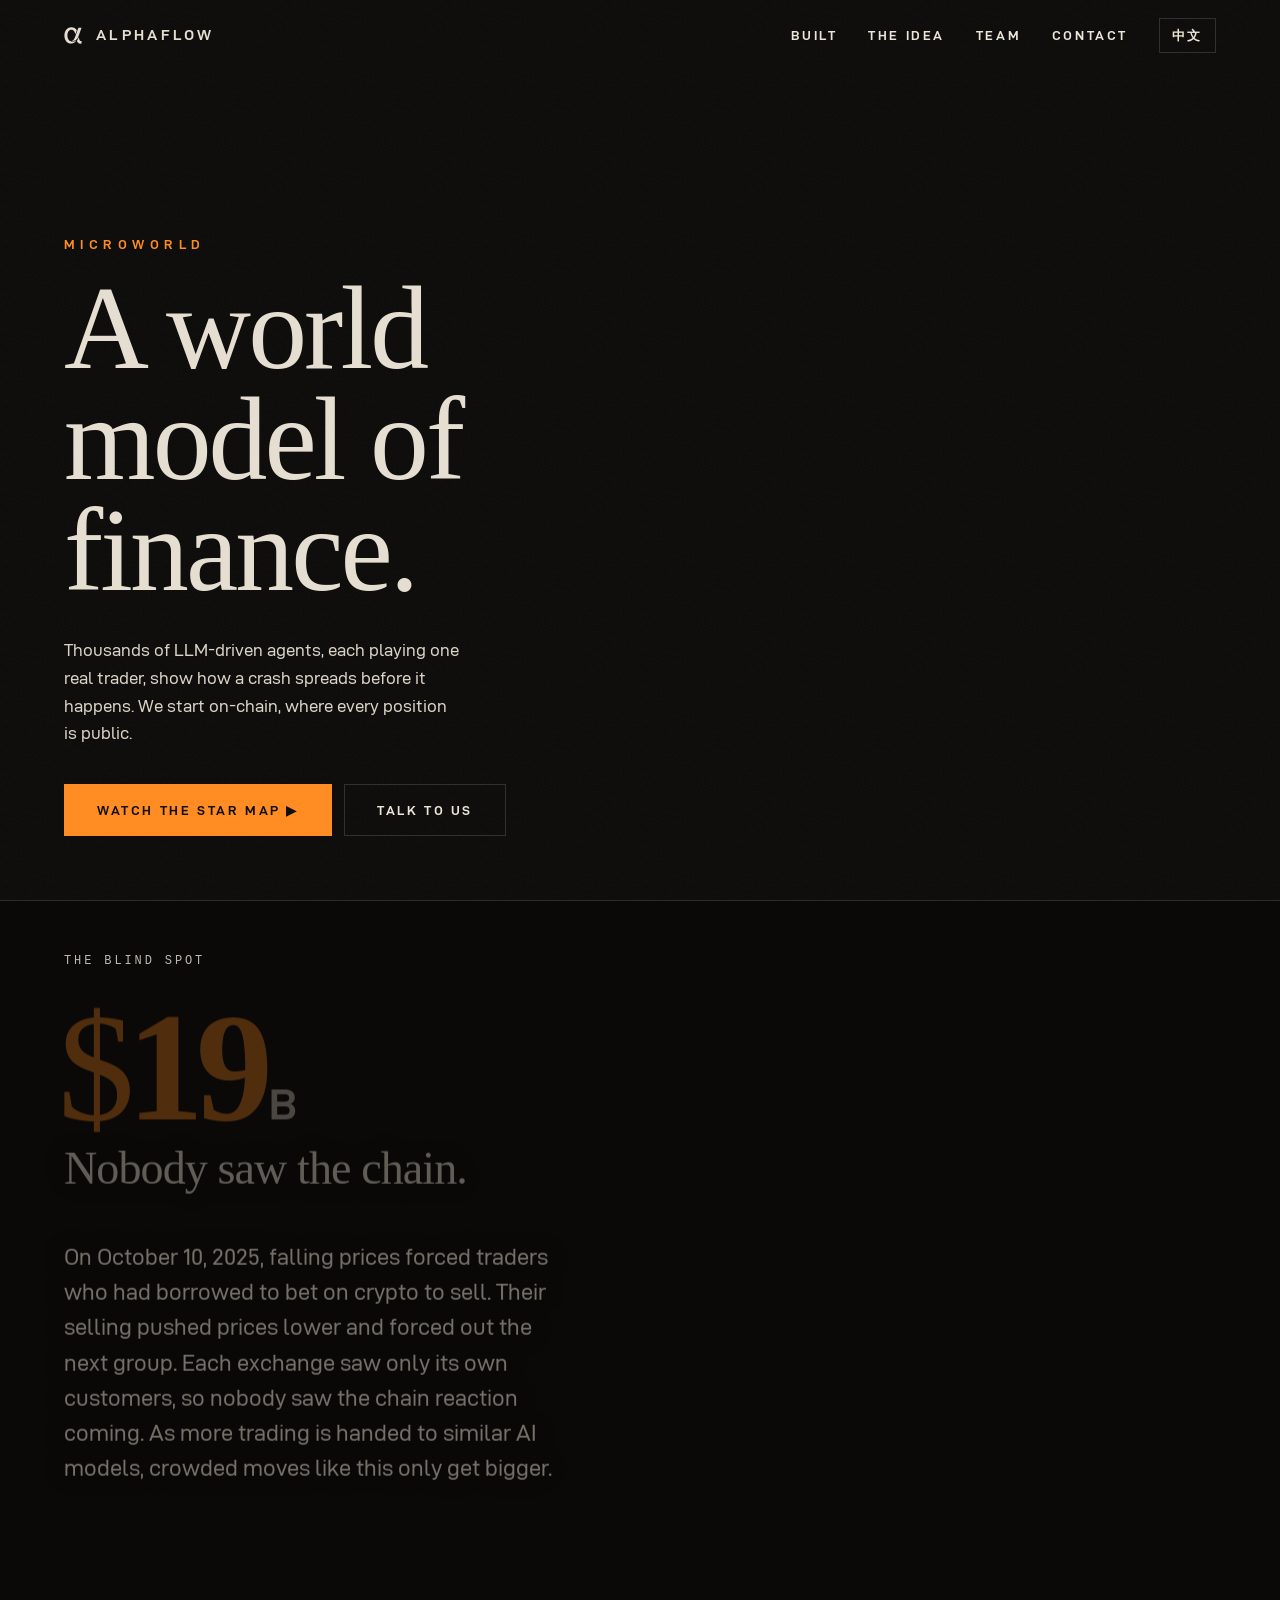
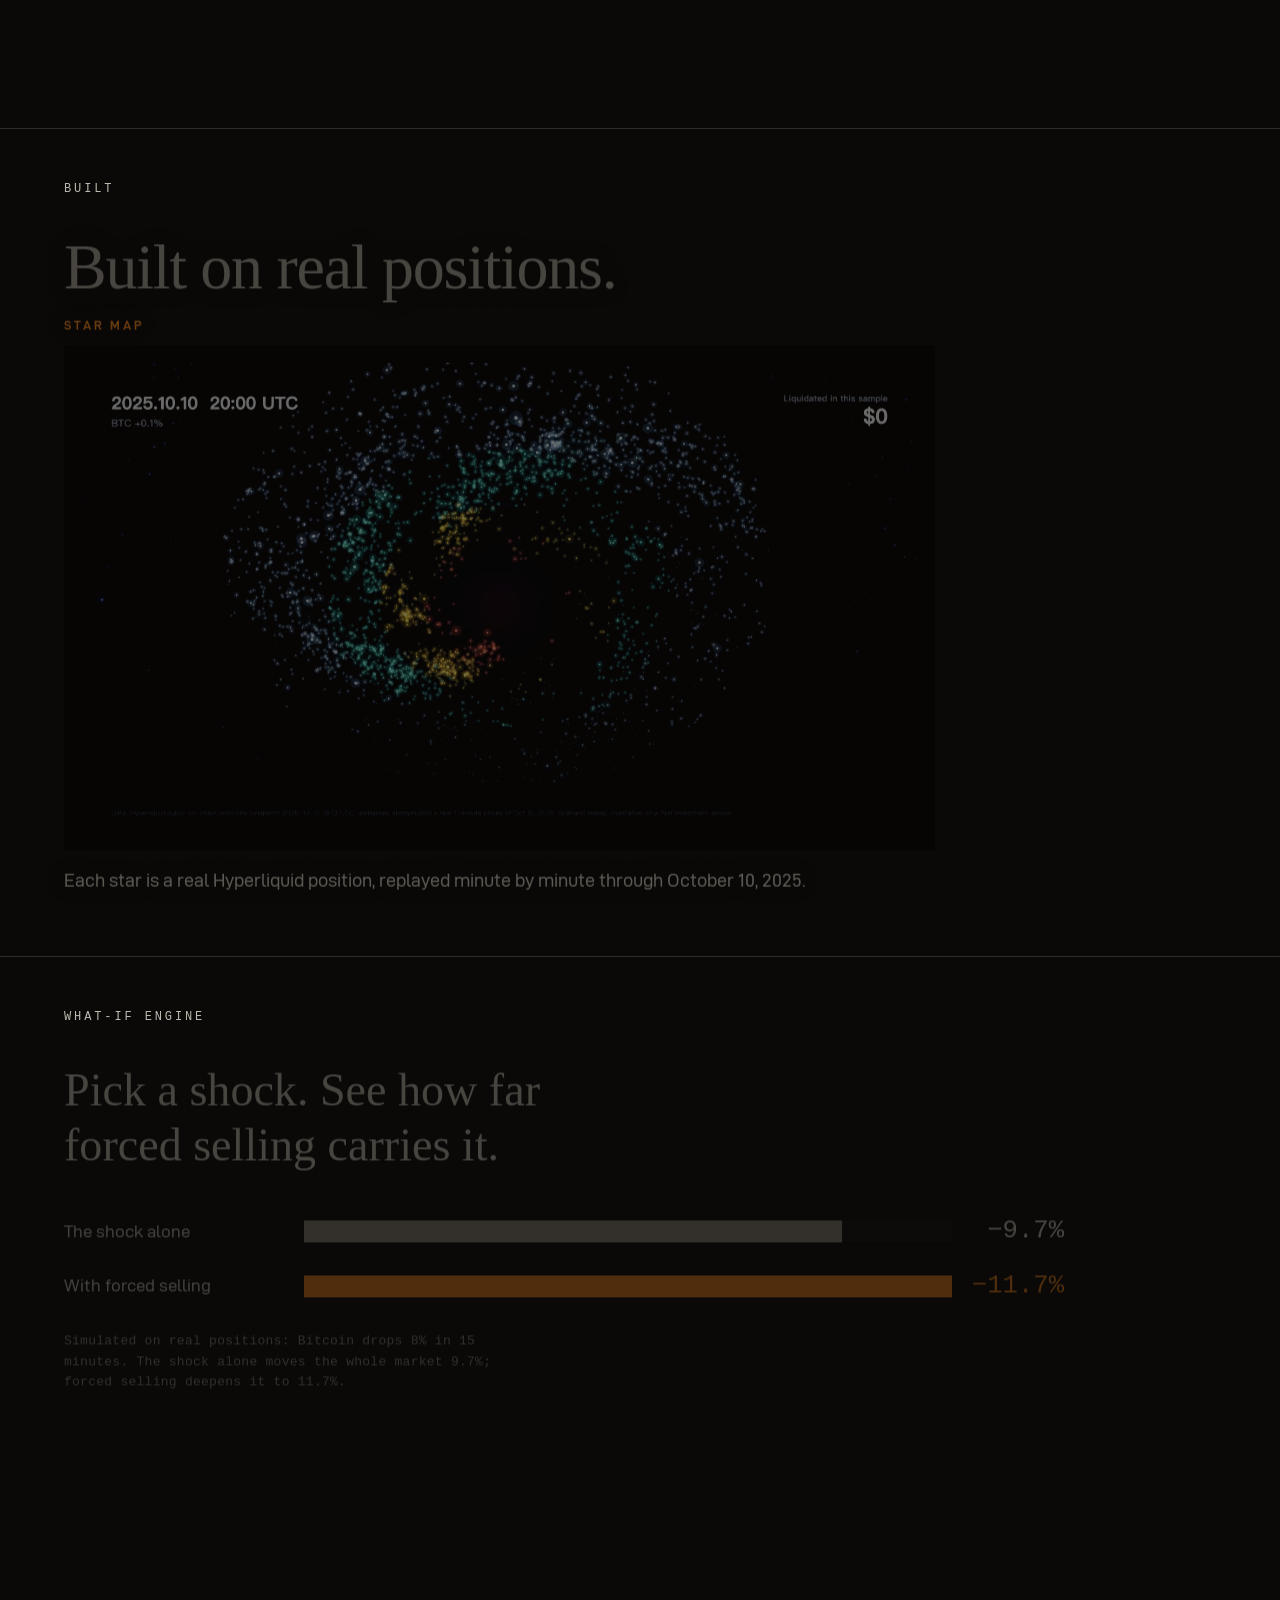
<file: thesis.html>
<!doctype html><html lang="en"><head><meta charset="utf-8"><meta name="viewport" content="width=device-width,initial-scale=1"><meta http-equiv="refresh" content="0;url=index.html#product"><link rel="canonical" href="https://microworldmarkets.com/#product"><title>MicroWorld — Product</title></head><body><p>The current MicroWorld product overview has moved to <a href="index.html#product">the main page</a>.</p></body></html>
</file>
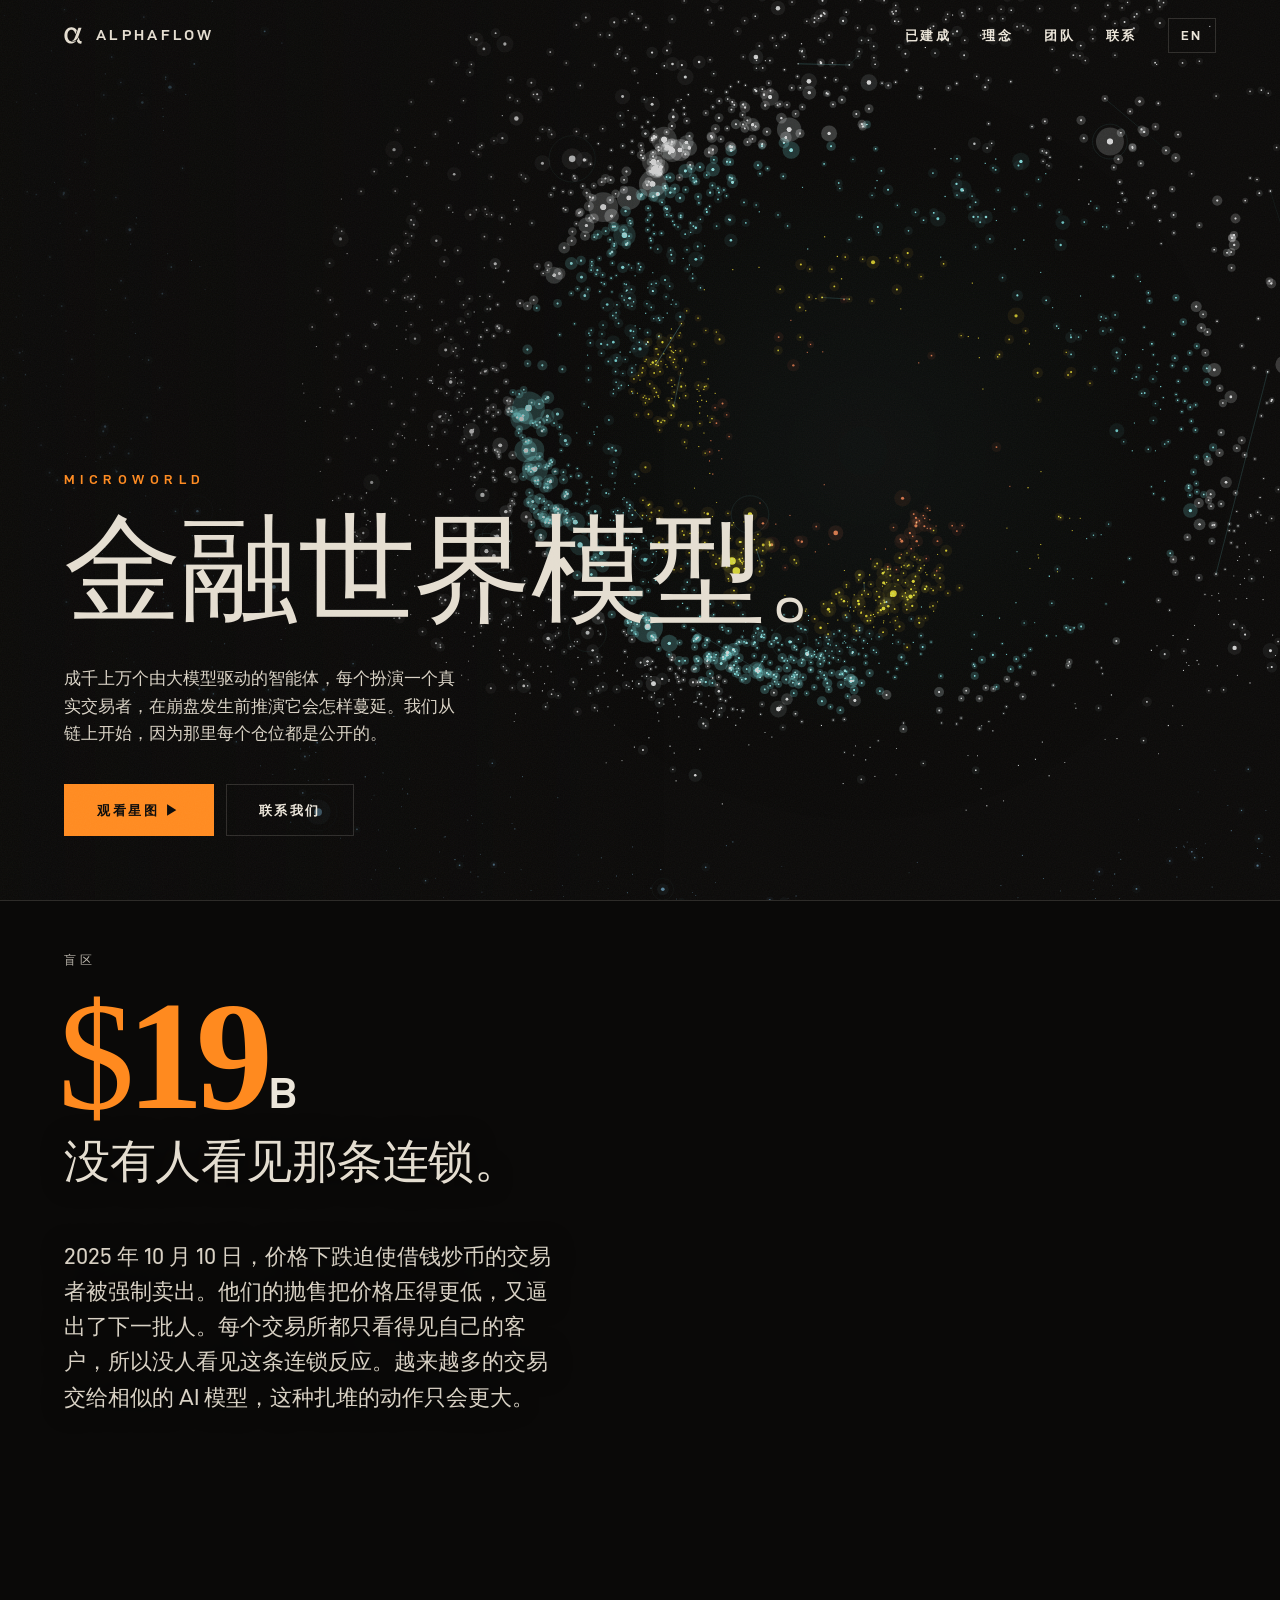
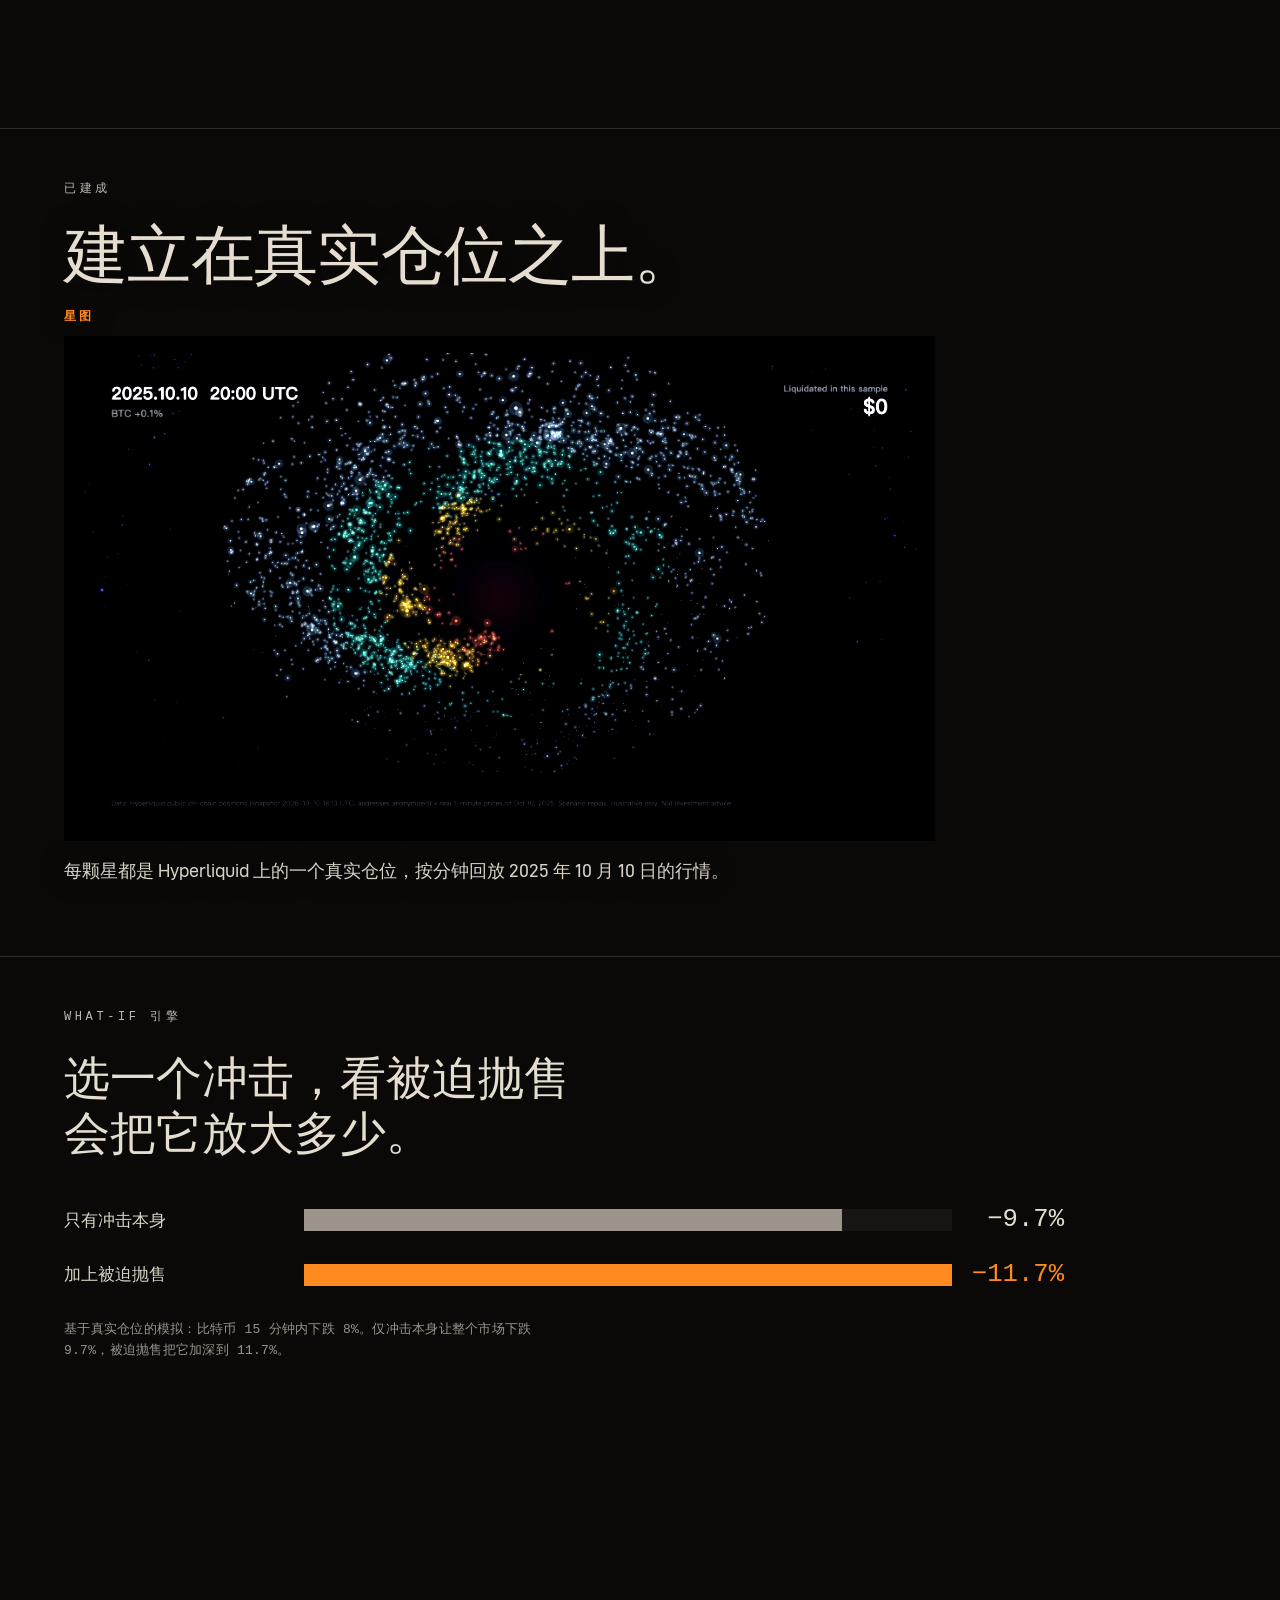
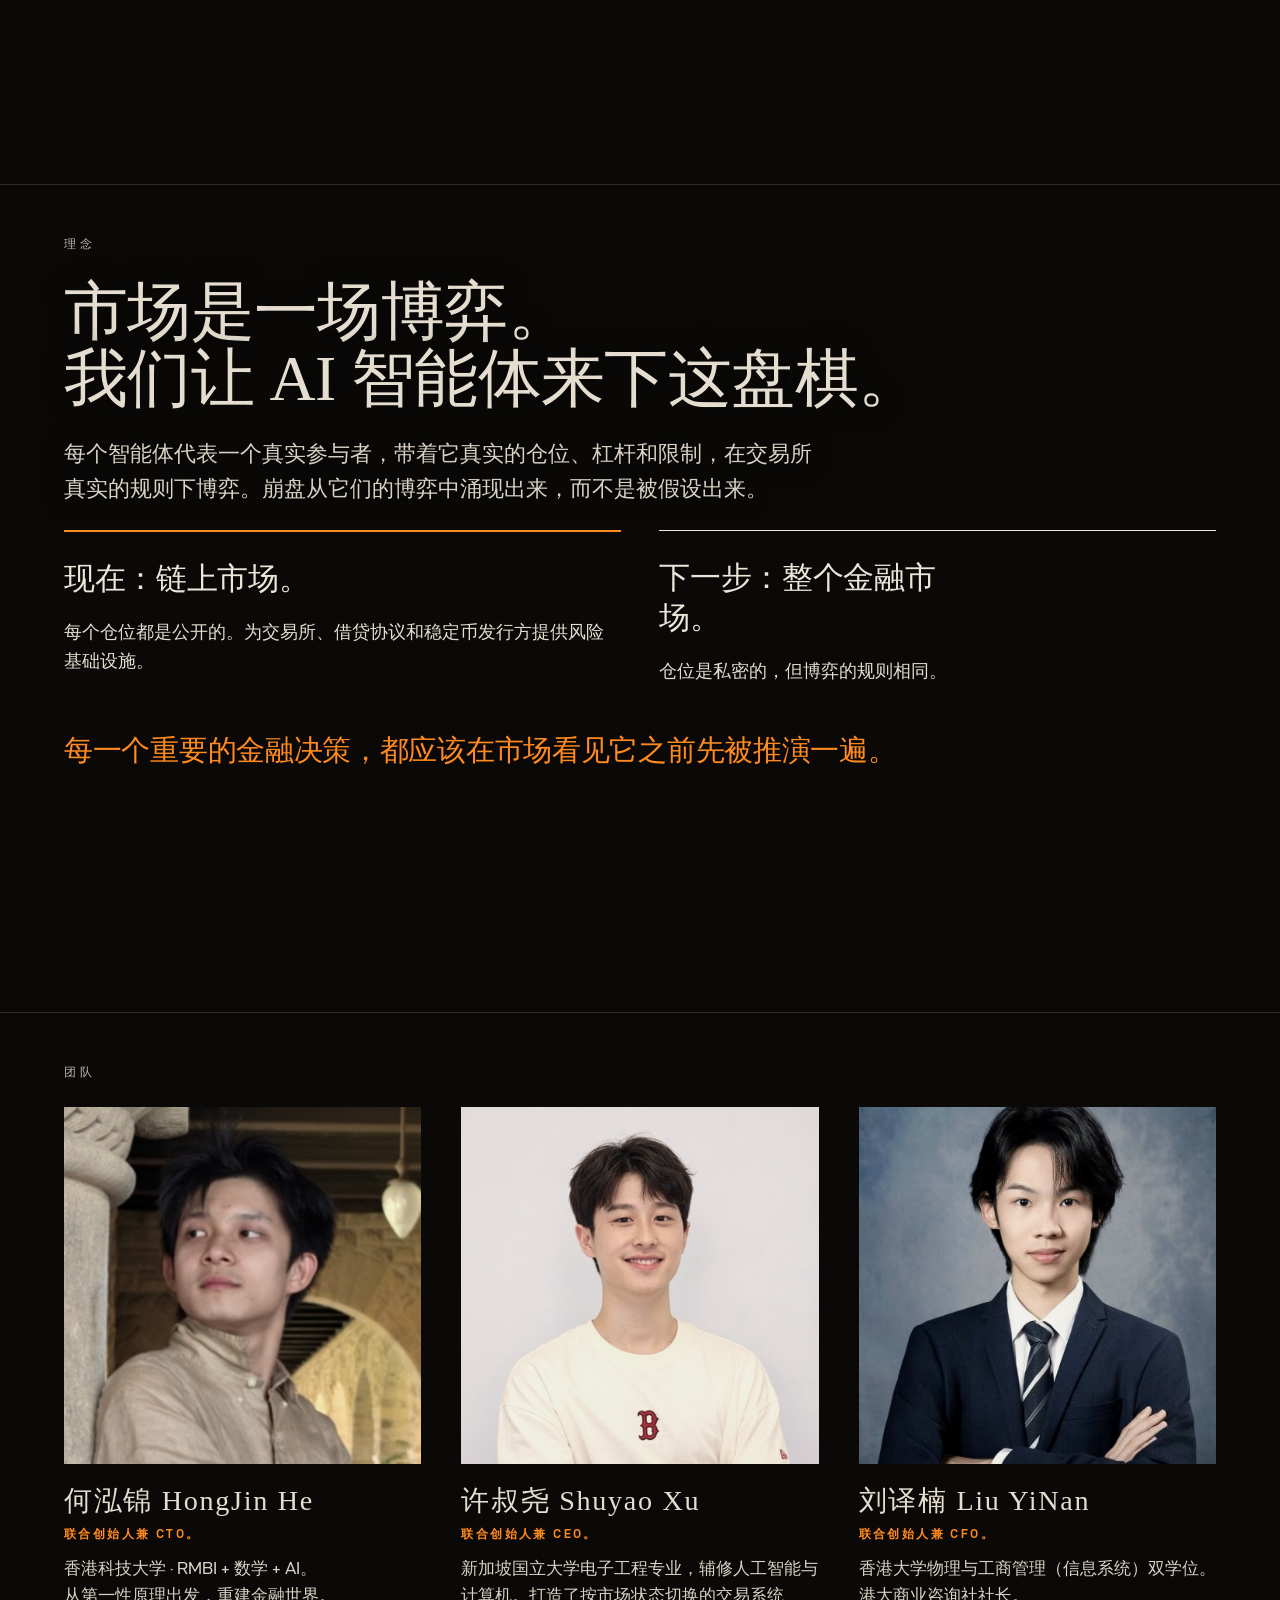
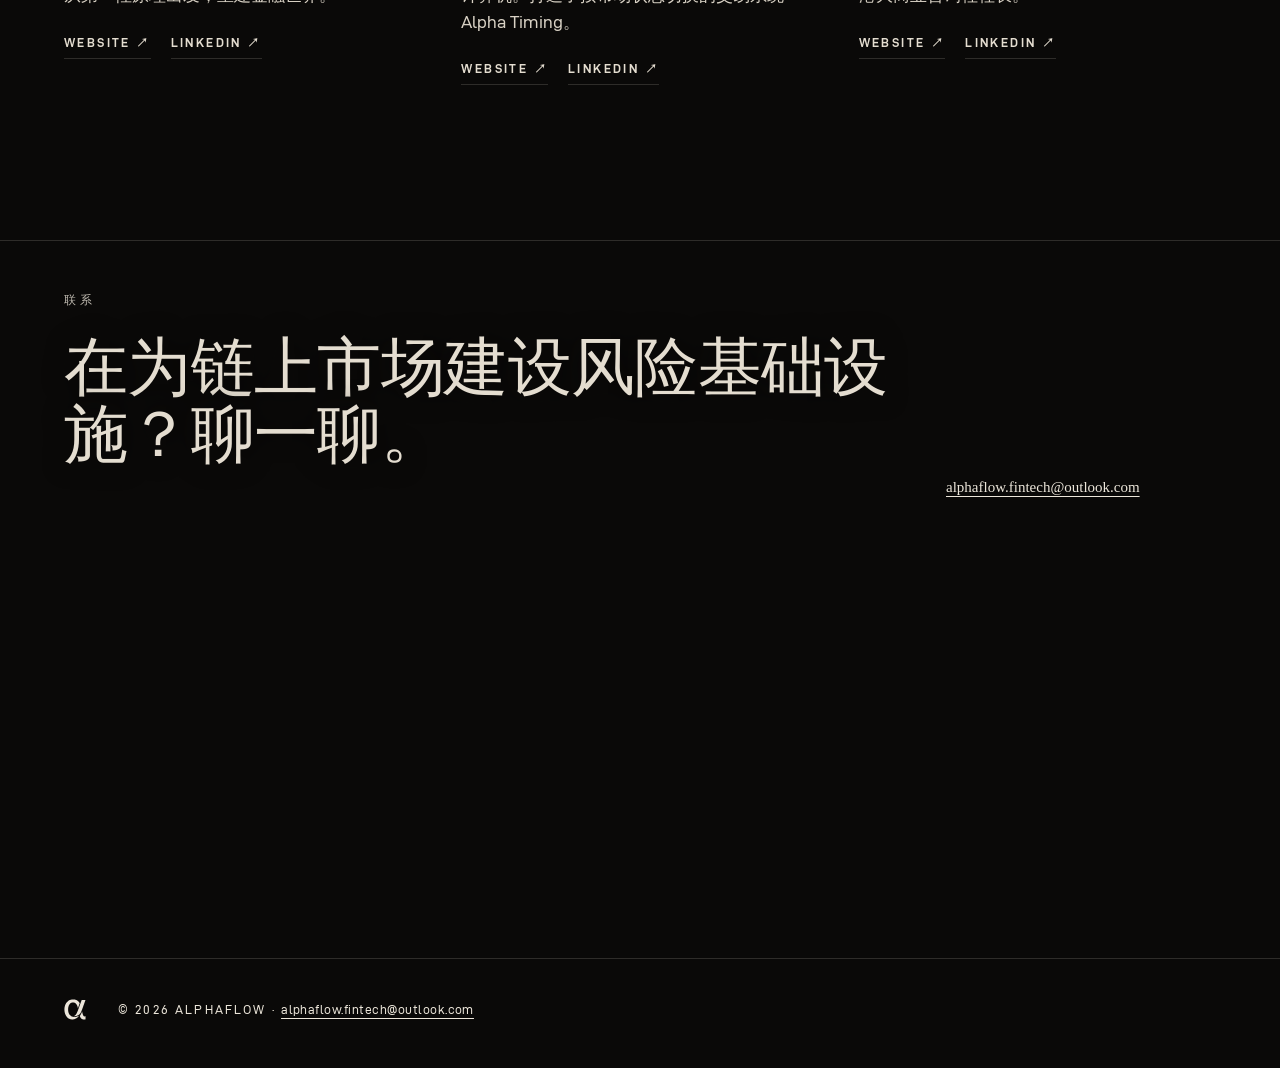
<file: zh.html>
<!doctype html><html lang="zh-CN"><head><meta charset="utf-8"><meta name="viewport" content="width=device-width,initial-scale=1"><title>MicroWorld — 金融世界模型</title><meta name="description" content="MicroWorld 还原链上交易所里每一个公开仓位，用真实账户而不是假设，推演冲击如何通过强平层层传导。"><link rel="canonical" href="https://microworldmarkets.com/zh.html"><meta property="og:type" content="website"><meta property="og:url" content="https://microworldmarkets.com/zh.html"><meta property="og:title" content="MicroWorld — 金融世界模型"><meta property="og:description" content="MicroWorld 还原链上交易所里每一个公开仓位，用真实账户而不是假设，推演冲击如何通过强平层层传导。"><meta property="og:image" content="https://microworldmarkets.com/assets/og-image.png"><meta property="og:image:width" content="1200"><meta property="og:image:height" content="630"><meta property="og:image:alt" content="MicroWorld — 金融世界模型"><meta name="twitter:card" content="summary_large_image"><meta name="twitter:title" content="MicroWorld — 金融世界模型"><meta name="twitter:image" content="https://microworldmarkets.com/assets/og-image.png"><meta name="twitter:description" content="MicroWorld 还原链上交易所里每一个公开仓位，用真实账户而不是假设，推演冲击如何通过强平层层传导。"><link rel="alternate" hreflang="en" href="https://microworldmarkets.com/"><link rel="alternate" hreflang="zh-Hans" href="https://microworldmarkets.com/zh.html"><link rel="alternate" hreflang="x-default" href="https://microworldmarkets.com/"><link rel="icon" href="assets/favicon-alpha.svg" type="image/svg+xml"><link rel="apple-touch-icon" href="assets/apple-touch-icon.png"><link rel="preload" href="fonts/d-din-700.woff2" as="font" type="font/woff2" crossorigin><link rel="preload" href="fonts/d-din-400.woff2" as="font" type="font/woff2" crossorigin><link rel="stylesheet" href="site.css"><link rel="stylesheet" href="v6.css"><script src="v6.js" defer></script><script src="assets/site.js" defer></script><script src="assets/star-field.js" defer></script></head><body class="homepage-v4">
<a class="skip" href="#main">Skip to content</a><header class="site-header"><div class="bar"><a class="lockup" href="#top"><span class="mark" aria-hidden="true"></span><span class="sr">MicroWorld by</span> <span>AlphaFlow</span></a><button class="menu" type="button" aria-expanded="false" aria-controls="links" aria-label="Menu: site navigation" data-close="Close" data-close-aria="Close menu">Menu</button><nav id="links" class="site-nav"><a href="#built">已建成</a><a href="#idea">理念</a><a href="#team">团队</a><a href="#contact">联系</a><a class="lang" href="index.html" lang="en" hreflang="en">EN</a></nav></div></header>
<main id="main">
<section class="hero" id="top"><canvas class="field" aria-hidden="true"></canvas><div class="shell hero-grid"><div>
<h1>MicroWorld</h1>
<p class="headline">金融世界模型。</p>
<p class="sub">成千上万个由大模型驱动的智能体，每个扮演一个真实交易者，在崩盘发生前推演它会怎样蔓延。我们从链上开始，因为那里每个仓位都是公开的。</p>
<div class="actions"><a class="btn primary" href="#star-map">观看星图 ▶</a><a class="btn" href="mailto:alphaflow.fintech@outlook.com">联系我们</a></div>
</div></div></section>
<section class="section" id="problem"><div class="shell" data-tag="盲区"><p class="mega" aria-hidden="true">$<b>19</b><small>B</small></p>
<h2><span class="sr">一天 190 亿美元。</span>没有人看见那条连锁。</h2><p class="lead">2025 年 10 月 10 日，价格下跌迫使借钱炒币的交易者被强制卖出。他们的抛售把价格压得更低，又逼出了下一批人。每个交易所都只看得见自己的客户，所以没人看见这条连锁反应。越来越多的交易交给相似的 AI 模型，这种扎堆的动作只会更大。</p>
</div></section>
<section class="section" id="built"><div class="shell" data-tag="已建成">
<h2>建立在真实仓位之上。</h2><div class="io demos"><article id="star-map"><h3>星图</h3><div class="embed"><video controls preload="none" playsinline poster="assets/video/star_map_poster.jpg" aria-label="星图"><source src="assets/video/star_map.mp4" type="video/mp4"></video></div><p>每颗星都是 Hyperliquid 上的一个真实仓位，按分钟回放 2025 年 10 月 10 日的行情。</p></article></div>
</div></section>
<section class="section" id="whatif"><div class="shell" data-tag="What-If 引擎"><article class="compare"><p class="compare-q">选一个冲击，看被迫抛售会把它放大多少。</p><div class="bars"><div class="bar"><span class="bar-label">只有冲击本身</span><span class="bar-track"><i style="--w:83%"></i></span><span class="bar-val">−9.7%</span></div><div class="bar hot"><span class="bar-label">加上被迫抛售</span><span class="bar-track"><i style="--w:100%"></i></span><span class="bar-val">−11.7%</span></div></div><p class="note">基于真实仓位的模拟：比特币 15 分钟内下跌 8%。仅冲击本身让整个市场下跌 9.7%，被迫抛售把它加深到 11.7%。</p></article>
</div></section>
<section class="section" id="idea"><div class="shell" data-tag="理念">
<h2>市场是一场博弈。<br>我们让 AI 智能体来下这盘棋。</h2><p class="lead">每个智能体代表一个真实参与者，带着它真实的仓位、杠杆和限制，在交易所真实的规则下博弈。崩盘从它们的博弈中涌现出来，而不是被假设出来。</p><div class="io stages"><article><h3>现在：链上市场。</h3><p>每个仓位都是公开的。为交易所、借贷协议和稳定币发行方提供风险基础设施。</p></article><article><h3>下一步：整个金融市场。</h3><p>仓位是私密的，但博弈的规则相同。</p></article></div><p class="callout"><em>每一个重要的金融决策，都应该在市场看见它之前先被推演一遍。</em></p>
</div></section>
<section class="section" id="team"><div class="shell" data-tag="团队">
<h2 class="sr">团队</h2><div class="cards three team"><article><img class="team-photo" src="assets/team/hongjin-he.jpg" alt="HongJin He" width="460" height="460" loading="lazy" decoding="async"><h3><a href="https://hongjin-he.github.io/" target="_blank" rel="noopener noreferrer">何泓锦 HongJin He</a></h3><b>联合创始人兼 CTO。</b><p>香港科技大学 · RMBI + 数学 + AI。<br>从第一性原理出发，重建金融世界。</p><div class="team-links" aria-label="HongJin He contact links"><a href="https://hongjin-he.github.io/" target="_blank" rel="noopener noreferrer">Website<span class="sr"> (opens in a new tab)</span> ↗</a><a href="https://www.linkedin.com/in/hongjinhe-hkust/" target="_blank" rel="noopener noreferrer">LinkedIn<span class="sr"> (opens in a new tab)</span> ↗</a></div></article><article><img class="team-photo" src="assets/team/shuyao-xu.jpg" alt="Shuyao Xu" width="460" height="460" loading="lazy" decoding="async"><h3><a href="https://davidxu277.github.io/" target="_blank" rel="noopener noreferrer">许叔尧 Shuyao Xu</a></h3><b>联合创始人兼 CEO。</b><p>新加坡国立大学电子工程专业，辅修人工智能与计算机。打造了按市场状态切换的交易系统 Alpha Timing。</p><div class="team-links" aria-label="Shuyao Xu contact links"><a href="https://davidxu277.github.io/" target="_blank" rel="noopener noreferrer">Website<span class="sr"> (opens in a new tab)</span> ↗</a><a href="https://www.linkedin.com/in/xushuyao-nus/" target="_blank" rel="noopener noreferrer">LinkedIn<span class="sr"> (opens in a new tab)</span> ↗</a></div></article><article><img class="team-photo" src="assets/team/liu-yinan.jpg" alt="Liu YiNan" width="460" height="460" loading="lazy" decoding="async"><h3><a href="https://github.com/Gordonlyn" target="_blank" rel="noopener noreferrer">刘译楠 Liu YiNan</a></h3><b>联合创始人兼 CFO。</b><p>香港大学物理与工商管理（信息系统）双学位。港大商业咨询社社长。</p><div class="team-links" aria-label="Liu YiNan contact links"><a href="https://github.com/Gordonlyn" target="_blank" rel="noopener noreferrer">Website<span class="sr"> (opens in a new tab)</span> ↗</a><a href="https://www.linkedin.com/in/yinan-gordon-liu/" target="_blank" rel="noopener noreferrer">LinkedIn<span class="sr"> (opens in a new tab)</span> ↗</a></div></article></div>
</div></section>
<section class="section" id="contact"><div class="shell contact" data-tag="联系">
<div><h2>在为链上市场建设风险基础设施？聊一聊。</h2></div><div><a href="mailto:alphaflow.fintech@outlook.com">alphaflow.fintech@outlook.com</a></div>
</div></section>
</main>
<footer><div class="shell"><span class="mark" role="img" aria-label="AlphaFlow"></span><span>© 2026 AlphaFlow · <a href="mailto:alphaflow.fintech@outlook.com">alphaflow.fintech@outlook.com</a></span></div></footer>
</body></html>
</file>
<file: site.css>
/* AlphaFlow · MicroWorld — site design system (index, zh, method). The Scenario Lab keeps its own styles. */
@font-face{font-family:"D-DIN";src:url(fonts/d-din-400.woff2) format("woff2");font-weight:400;font-style:normal;font-display:swap}
@font-face{font-family:"D-DIN";src:url(fonts/d-din-700.woff2) format("woff2");font-weight:700;font-style:normal;font-display:swap}
:root{
 --bg:#000;--fg:#fff;--muted:#a3a3a3;--line:rgba(255,255,255,.14);--panel:#0a0a0a;--signal:#fff;
 --font:"D-DIN","Helvetica Neue",Arial,"PingFang SC","Noto Sans SC","Microsoft YaHei",sans-serif;
 --pad:clamp(20px,5vw,80px);--max:1440px;--rhythm:clamp(96px,14vw,184px);--head:72px;
 --track-ui:.2em;--ease:cubic-bezier(.2,.7,.2,1)
}
*,*:before,*:after{box-sizing:border-box}
html{scroll-behavior:smooth;scroll-padding-top:var(--head);-webkit-text-size-adjust:100%}
body{margin:0;background:var(--bg);color:var(--fg);font:400 17px/1.6 var(--font);overflow-x:hidden;-webkit-font-smoothing:antialiased}
@media(min-width:900px){body{font-size:18px}}
a{color:inherit;text-underline-offset:4px;text-decoration-thickness:1px}
img{max-width:100%}
:focus-visible{outline:2px solid var(--fg);outline-offset:4px}
::selection{background:var(--fg);color:var(--bg)}
.sr{position:absolute!important;width:1px;height:1px;overflow:hidden;clip:rect(0 0 0 0);clip-path:inset(50%);white-space:nowrap}
.skip{position:fixed;left:12px;top:-80px;z-index:100;background:var(--fg);color:var(--bg);padding:12px 18px;font-size:13px;letter-spacing:var(--track-ui);text-transform:uppercase;text-decoration:none}
.skip:focus{top:12px}
.shell{width:100%;max-width:var(--max);margin:0 auto;padding:0 var(--pad)}

/* ---------- Header ---------- */
.site-header{position:fixed;inset:0 0 auto;z-index:50;height:var(--head);background:transparent;border-bottom:1px solid transparent;transition:background .25s,border-color .25s}
.site-header.scrolled,.site-header.solid{background:#000;border-bottom-color:var(--line)}
.site-header .bar{height:100%;max-width:var(--max);margin:0 auto;padding:0 var(--pad);display:flex;align-items:center;justify-content:space-between;gap:24px}
.lockup{display:inline-flex;align-items:center;gap:14px;text-decoration:none;font:700 15px/1 var(--font);letter-spacing:.22em;text-transform:uppercase;white-space:nowrap}
.mark{display:inline-block;flex:none;width:1.75em;height:1.66em;background:currentColor;-webkit-mask:url(assets/alpha-mark.svg) center/contain no-repeat;mask:url(assets/alpha-mark.svg) center/contain no-repeat}
.lockup .mark{width:18px;height:17px}
.site-nav{display:flex;align-items:center;gap:clamp(18px,2.4vw,36px)}
.site-nav a{font-size:12px;font-weight:700;letter-spacing:var(--track-ui);text-transform:uppercase;text-decoration:none;color:var(--fg);padding:8px 0;position:relative}
.site-nav a:after{content:"";position:absolute;left:0;right:100%;bottom:2px;height:1px;background:currentColor;transition:right .2s var(--ease)}
.site-nav a:hover:after,.site-nav a:focus-visible:after{right:0}
.site-nav a.lang{border:1px solid var(--line);padding:6px 12px}
.site-nav a.lang:after{display:none}
.menu{display:none;background:none;border:0;color:var(--fg);font:700 12px/1 var(--font);letter-spacing:var(--track-ui);text-transform:uppercase;padding:12px 0;cursor:pointer;position:relative;z-index:2}
@media(max-width:899px){
 .menu{display:block}
 .site-nav{position:fixed;inset:0;z-index:1;background:#000;flex-direction:column;align-items:flex-start;justify-content:center;gap:6px;padding:calc(var(--head) + 24px) var(--pad) 48px;opacity:0;visibility:hidden;transition:opacity .2s,visibility 0s .2s}
 .site-nav.open{opacity:1;visibility:visible;transition:opacity .2s}
 .site-nav a{font-size:clamp(28px,8vw,44px);letter-spacing:.06em;padding:6px 0}
 .site-nav a.lang{margin-top:24px;font-size:13px;letter-spacing:var(--track-ui);padding:10px 16px}
 .site-header .lockup{position:relative;z-index:2}
 body.menu-open{overflow:hidden}
}

/* ---------- Type ---------- */
.eyebrow{margin:0 0 24px;font-size:12px;font-weight:700;letter-spacing:.22em;text-transform:uppercase;color:var(--fg)}
.eyebrow .line{color:var(--muted);margin-left:14px;padding-left:14px;border-left:1px solid var(--line);white-space:nowrap}
h1,h2,h3{font-family:var(--font);font-weight:700;text-transform:uppercase;margin:0}
.section h2{font-size:clamp(32px,5vw,64px);line-height:1.04;letter-spacing:.03em;max-width:20ch;margin:0 0 clamp(48px,7vw,96px)}
h3{font-size:clamp(17px,1.5vw,20px);line-height:1.15;letter-spacing:.06em}
p{max-width:62ch}
.note{color:var(--muted);font-size:14px;letter-spacing:.02em}
.text{font-weight:700;text-transform:uppercase;letter-spacing:.14em;font-size:13px}
:lang(zh-Hans) h1,:lang(zh-Hans) h2,:lang(zh-Hans) h3,:lang(zh-Hans) .headline,:lang(zh-Hans) .callout,:lang(zh-Hans) .site-nav a{letter-spacing:0}
:lang(zh-Hans) .section h2{line-height:1.2}

/* ---------- Buttons ---------- */
.btn,.embed>a:not(.preview){display:inline-flex;align-items:center;justify-content:center;min-height:52px;padding:16px 32px;border:1px solid var(--fg);border-radius:0;background:transparent;color:var(--fg);font:700 13px/1 var(--font);letter-spacing:var(--track-ui);text-transform:uppercase;text-decoration:none;transition:background .15s,color .15s}
.btn:hover,.btn:focus-visible,.embed>a:not(.preview):hover,.embed>a:not(.preview):focus-visible{background:var(--fg);color:var(--bg)}
.actions{display:flex;flex-wrap:wrap;gap:12px;margin-top:36px}

/* ---------- Sections ---------- */
.section{position:relative;padding:var(--rhythm) 0;border-top:1px solid var(--line);isolation:isolate}
#how:before,#research:before{content:"";position:absolute;inset:0;z-index:-1;opacity:.08;background:url(assets/contours.svg) center/cover no-repeat;pointer-events:none}
#research:before{background-image:url(assets/orbits.svg);opacity:.1}

/* ---------- Hero ---------- */
.hero{position:relative;min-height:100svh;display:flex;align-items:flex-end;padding:calc(var(--head) + 48px) 0 clamp(72px,9vh,104px);overflow:hidden;isolation:isolate}
.hero .field{position:absolute;inset:0;width:100%;height:100%;z-index:-2;display:block}
.hero:after{content:"";position:absolute;inset:0;z-index:-1;pointer-events:none;background:linear-gradient(to top,rgba(0,0,0,.92) 0%,rgba(0,0,0,.7) 38%,rgba(0,0,0,.15) 75%,rgba(0,0,0,.4) 100%),linear-gradient(to right,rgba(0,0,0,.75),rgba(0,0,0,0) 65%)}
.hero-grid{display:grid;grid-template-columns:repeat(12,minmax(0,1fr));column-gap:24px;align-items:end}
.hero-grid>div:first-child{grid-column:1/-1;grid-row:2}
.hero h1{font-size:min(clamp(56px,11vw,160px),calc((100vw - 2 * var(--pad)) / 6.7));line-height:.92;letter-spacing:.04em;margin:0 0 28px;white-space:nowrap}
.headline{font-size:clamp(20px,2.4vw,32px);line-height:1.15;font-weight:700;text-transform:uppercase;letter-spacing:.04em;max-width:30ch;margin:0 0 20px}
.sub{color:#d4d4d4;max-width:56ch;margin:0 0 8px}
.for{color:var(--muted);font-size:15px;margin:0}
.status{max-width:none;margin:36px 0 0;font-size:11px;font-weight:700;letter-spacing:.2em;text-transform:uppercase;color:var(--muted);display:flex;flex-wrap:wrap;gap:8px 0}
.status span{border-left:1px solid var(--line);margin-left:14px;padding-left:14px}
.hero:before{content:"Scroll";position:absolute;left:50%;bottom:26px;transform:translateX(-50%);font-size:10px;font-weight:700;letter-spacing:.3em;text-transform:uppercase;color:var(--muted);padding-bottom:26px;background:linear-gradient(var(--muted),var(--muted)) center bottom/1px 18px no-repeat;z-index:1}
/* Orbit diagram: hairline redraw */
.world{position:absolute;top:calc(var(--head) + 40px);right:calc(var(--pad) + 24px);aspect-ratio:1;width:210px;border-radius:50%;border:1px solid rgba(255,255,255,.28)}
.world:before,.world:after{content:"";position:absolute;border:1px solid rgba(255,255,255,.22);border-radius:50%}
.world:before{inset:14% 32%;transform:rotate(50deg)}
.world:after{inset:32% 8%;transform:rotate(-38deg)}
.world .core{position:absolute;inset:31%;z-index:2;border:1px solid var(--fg);border-radius:50%;display:grid;place-content:center;text-align:center;font-size:9px;line-height:1.4;letter-spacing:.14em;text-transform:uppercase;background:#000}
.world>span{position:absolute;z-index:3;font-size:10px;font-weight:700;letter-spacing:.22em;text-transform:uppercase;background:#000;padding:4px 8px;border:1px solid rgba(255,255,255,.4)}
.world>span:nth-of-type(1){left:4%;top:20%}.world>span:nth-of-type(2){right:6%;top:12%}.world>span:nth-of-type(3){right:-2%;bottom:30%}.world>span:nth-of-type(4){left:22%;bottom:4%}.world>span:nth-of-type(5){left:-4%;top:56%}

/* ---------- Cards ---------- */
.cards{display:grid;gap:0 clamp(20px,2.5vw,40px)}
.four{grid-template-columns:repeat(4,minmax(0,1fr))}
.three{grid-template-columns:repeat(3,minmax(0,1fr))}
.cards article{border-top:1px solid var(--line);padding:28px 0 40px;background:none}
.cards time,.cards small{display:block;font-size:12px;font-weight:700;letter-spacing:.2em;text-transform:uppercase;color:var(--muted)}
.cards time{color:var(--fg);margin-bottom:18px}
.cards h3{margin:0 0 14px}
.cards p{color:#d4d4d4;font-size:16px;margin:0 0 18px}
.badge{display:inline-block!important;text-transform:uppercase;font-weight:700;border:1px solid var(--line);padding:6px 10px;margin-bottom:22px;color:var(--fg)!important;font-size:11px!important;letter-spacing:.2em}
.badge.live{border-color:var(--fg)}
.callout{margin:clamp(64px,8vw,112px) 0 0;font-size:clamp(24px,3.4vw,46px);line-height:1.15;letter-spacing:.01em;max-width:28ch;color:#d4d4d4;text-transform:uppercase}
.callout b{color:var(--fg);display:block;margin-top:.3em}

/* ---------- Process ---------- */
.flow{display:grid;grid-template-columns:repeat(5,minmax(0,1fr));gap:0;margin:0 0 clamp(64px,8vw,104px);counter-reset:none}
.flow div{position:relative;padding:0 20px 0 0}
.flow div:before{content:"";position:absolute;left:0;right:0;top:22px;height:1px;background:var(--line)}
.flow div:last-child:before{right:auto;width:22px}
.flow em{position:relative;display:inline-grid;place-items:center;width:44px;height:44px;border:1px solid var(--fg);border-radius:50%;background:#000;font-style:normal;font-size:12px;font-weight:700;letter-spacing:.1em;margin-bottom:28px}
.flow b{display:block;font-size:16px;letter-spacing:.12em;text-transform:uppercase;margin-bottom:10px}
.flow small{display:block;color:var(--muted);font-size:15px;line-height:1.45}

/* ---------- Tables ---------- */
.table{overflow-x:auto;border-top:1px solid var(--fg)}
table{border-collapse:collapse;width:100%}
th,td{text-align:left;padding:20px 24px 20px 0;border-bottom:1px solid var(--line);vertical-align:top}
th{font-size:12px;font-weight:700;letter-spacing:.2em;text-transform:uppercase}
td:first-child{font-weight:700;letter-spacing:.04em;text-transform:uppercase;font-size:15px}
td{color:#d4d4d4}
.private{margin:clamp(72px,9vw,120px) 0 40px}
.private h3{font-size:clamp(22px,2.6vw,34px);letter-spacing:.03em;margin:0 0 36px;max-width:26ch}
.private .cards article{padding-bottom:28px}

/* ---------- Demo ---------- */
.stats{display:grid;grid-template-columns:repeat(3,minmax(0,1fr));border-top:1px solid var(--line);border-bottom:1px solid var(--line);margin:0 0 20px}
.stats div{padding:clamp(28px,4vw,56px) clamp(16px,2vw,32px) clamp(24px,3vw,40px) 0;border-right:1px solid var(--line)}
.stats div+div{padding-left:clamp(16px,2vw,32px)}
.stats div:last-child{border-right:0}
.stats b{display:block;font-size:clamp(64px,9vw,140px);line-height:.95;font-weight:400;letter-spacing:-.01em;font-variant-numeric:tabular-nums}
.stats span{display:block;margin-top:16px;font-size:12px;font-weight:700;letter-spacing:.2em;text-transform:uppercase;color:var(--muted)}
.stats .risk b{color:var(--signal);text-decoration:underline;text-decoration-thickness:1px;text-underline-offset:.12em}
.embed{margin-top:40px;border:1px solid var(--line);padding:clamp(10px,1.4vw,18px);display:grid;gap:clamp(10px,1.4vw,18px);justify-items:start}
.embed iframe{display:block;width:100%;height:680px;border:0;background:#000}
.embed .preview{display:none;width:100%}
.embed .preview img{display:block;width:100%;height:auto;filter:grayscale(1)}
@media(max-width:759px){.embed iframe{display:none}.embed .preview{display:block}}

/* ---------- Product ---------- */
.lead{font-size:clamp(18px,1.8vw,22px);color:#d4d4d4;margin:-40px 0 56px}
.io{display:grid;grid-template-columns:1fr 1fr;gap:0 clamp(20px,3vw,48px);margin:0 0 clamp(56px,7vw,96px)}
.io article{border-top:1px solid var(--fg);padding:24px 0}
.io em{font-style:normal;font-size:12px;font-weight:700;letter-spacing:.22em;text-transform:uppercase}
.io ul{list-style:none;margin:20px 0 0;padding:0}
.io li{padding:12px 0;border-bottom:1px solid var(--line);color:#d4d4d4}

/* ---------- Research ---------- */
.research-grid{display:grid;grid-template-columns:repeat(12,minmax(0,1fr));gap:40px 24px;align-items:end}
.research-grid>div{grid-column:1/span 7}
.research-grid p{color:#d4d4d4}
.research aside{grid-column:9/span 4;border:1px solid var(--fg);padding:32px}
.research aside h3{margin:0 0 14px}
.research aside p{font-size:16px}

/* ---------- Team ---------- */
.team i{display:grid;place-items:center;width:56px;height:56px;border:1px solid var(--fg);font-style:normal;font-size:13px;font-weight:700;letter-spacing:.16em;margin-bottom:28px}
.team h3 a{text-decoration:none}
.team h3 a:hover{text-decoration:underline}
.team b{display:block;font-size:13px;letter-spacing:.14em;text-transform:uppercase;color:var(--muted);margin-bottom:12px;line-height:1.45}
.team .profile{font-size:12px;font-weight:700;letter-spacing:.2em;text-transform:uppercase}
#team .note{margin-top:32px}

/* ---------- Contact ---------- */
#contact{min-height:90svh;display:flex;align-items:flex-end}
.contact{display:grid;grid-template-columns:repeat(12,minmax(0,1fr));gap:40px 24px;align-items:end}
.contact>div:first-child{grid-column:1/span 9}
.contact>div:last-child{grid-column:10/span 3;display:grid;gap:18px;justify-items:start}
.contact h2{font-size:clamp(40px,7.5vw,112px);max-width:14ch;margin-bottom:28px}
.contact p{color:#d4d4d4}
.contact>div:last-child>a:last-child{font-size:15px;color:var(--fg)}

/* ---------- Footer ---------- */
.site-footer,footer{border-top:1px solid var(--line);padding:40px 0 48px;font-size:12px;color:var(--muted)}
footer .shell,.footer{display:grid;grid-template-columns:auto auto 1fr;gap:20px 32px;align-items:center}
footer .mark{width:22px;height:21px;color:var(--fg)}
footer span,footer div{letter-spacing:.08em}
footer .mark+span,.footer .mark+div{text-transform:uppercase;letter-spacing:.18em;color:var(--fg)}
footer .shell>span:last-child,.footer>div:last-child{text-align:right;max-width:70ch;justify-self:end}
footer a{color:var(--fg)}
.footer-links{display:flex;flex-wrap:wrap;gap:12px 24px}
.footer-links a{text-transform:uppercase;letter-spacing:.2em;font-weight:700;text-decoration:none}
.footer-links a:hover{text-decoration:underline}

/* ---------- Method page ---------- */
.site-nav.inline .button{border:1px solid var(--fg);padding:10px 16px}
.site-nav.inline .button:after{display:none}
@media(max-width:899px){.site-nav.inline{position:static;opacity:1;visibility:visible;flex-direction:row;padding:0;background:none}.site-nav.inline a{font-size:12px;letter-spacing:var(--track-ui)}.site-nav.inline .desktop{display:none}}
.page-top{max-width:var(--max);margin:0 auto;padding:calc(var(--head) + clamp(80px,12vw,160px)) var(--pad) clamp(64px,8vw,104px);border-bottom:1px solid var(--line)}
.page-top .eyebrow{margin-bottom:28px}
.page-top h1{font-size:clamp(44px,8vw,112px);line-height:.98;letter-spacing:.03em;margin:0 0 28px}
.page-top p{color:#d4d4d4;font-size:clamp(17px,1.6vw,20px)}
.thesis-grid{max-width:var(--max);margin:0 auto;padding:clamp(56px,8vw,104px) var(--pad) var(--rhythm);display:grid;grid-template-columns:240px minmax(0,70ch);gap:clamp(32px,6vw,96px);justify-content:start}
.toc{position:sticky;top:calc(var(--head) + 32px);align-self:start;display:grid;border-top:1px solid var(--line)}
.toc a{display:block;padding:12px 0;border-bottom:1px solid var(--line);font-size:12px;font-weight:700;letter-spacing:.18em;text-transform:uppercase;text-decoration:none;color:var(--muted)}
.toc a:hover,.toc a:focus-visible{color:var(--fg)}
.prose{min-width:0}
.prose section{padding:0 0 clamp(56px,7vw,88px);margin:0 0 clamp(56px,7vw,88px);border-bottom:1px solid var(--line)}
.prose section:last-child{border-bottom:0;margin-bottom:0}
.prose h2{font-size:clamp(26px,3.4vw,40px);line-height:1.08;letter-spacing:.03em;margin:0 0 28px}
.prose h3{margin:44px 0 16px;font-size:15px;letter-spacing:.16em}
.prose p,.prose li{color:#d4d4d4;max-width:70ch}
.prose ul{padding-left:1.1em}
.prose li{margin:0 0 12px}
.prose li::marker{color:var(--muted)}
.prose strong{color:var(--fg)}
.prose a{color:var(--fg)}
.prose .callout{margin:28px 0;padding:20px 0 20px 24px;border-left:1px solid var(--fg);font-size:16px;line-height:1.6;text-transform:none;max-width:none;color:#d4d4d4}
.prose .callout p{margin:0 0 8px;font-family:ui-monospace,SFMono-Regular,Menlo,Consolas,monospace;font-size:14px;color:var(--fg)}
.prose .callout p:last-child{margin:0}
.prose table{margin:24px 0 8px;font-size:15px;border-top:1px solid var(--fg)}
.prose td:first-child{font-size:13px}
.prose .micro{color:var(--muted);font-size:13px}
.wrap{min-height:100vh}

/* ---------- Reveal ---------- */
.js .reveal{opacity:0;transform:translateY(16px);transition:opacity .6s ease-out,transform .6s ease-out;transition-delay:var(--d,0ms)}
.js .reveal.in{opacity:1;transform:none}

/* ---------- Responsive ---------- */
@media(max-width:1100px){
 .four{grid-template-columns:repeat(2,minmax(0,1fr))}
 .flow{grid-template-columns:1fr;gap:0}
 .flow div{padding:0 0 32px 72px;min-height:76px}
 .flow div:before{left:22px;right:auto;top:44px;bottom:0;width:1px;height:auto}
 .flow div:last-child:before{display:none}
 .flow em{position:absolute;left:0;top:0;margin:0}
 .research-grid>div,.research aside{grid-column:1/-1}
 .research aside{max-width:560px}
 .contact>div:first-child,.contact>div:last-child{grid-column:1/-1}
 .hero-grid>div:first-child{grid-column:1/span 12}
 .world{position:relative;top:auto;right:auto;grid-column:1/span 12;grid-row:3;justify-self:start;width:100%;max-width:280px;margin:56px 0 0 16px}
}
@media(max-width:700px){.prose table{display:block;overflow-x:auto}}
@media(max-width:899px){
 .thesis-grid{grid-template-columns:minmax(0,1fr)}
 .toc{position:static}
}
@media(max-width:700px){
 :root{--head:64px}
 .three,.four,.io,.stats{grid-template-columns:1fr}
 .stats div,.stats div+div{padding:28px 0;border-right:0;border-bottom:1px solid var(--line)}
 .stats div:last-child{border-bottom:0}
 .hero{min-height:auto;padding-bottom:96px}
 .hero h1{letter-spacing:.02em}
 .world{max-width:260px;margin-left:12px}
 .actions{display:grid}
 .btn{padding:16px 18px;letter-spacing:.14em}
 .btn{width:100%}
 th,td{padding:16px 16px 16px 0}
 .table table{min-width:0}
 td:first-child{font-size:13px}
 .lead{margin-top:-24px}
 footer .shell,.footer{grid-template-columns:1fr}
 footer .shell>span:last-child,.footer>div:last-child{text-align:left;justify-self:start}
 .eyebrow .line{display:block;margin:10px 0 0;padding:0;border:0}
 .status{flex-direction:column;gap:6px}
 .status span{margin:0;padding:0;border:0}
}
@media(prefers-reduced-motion:reduce){
 html{scroll-behavior:auto}
 *,*:before,*:after{transition:none!important;animation:none!important}
 .js .reveal{opacity:1;transform:none}
}
footer .mark+span a{text-transform:none;letter-spacing:.04em}
:lang(zh-Hans) :is(.btn,.status,.eyebrow,.stats span,.cards time,.cards small,.badge,.io em,.team b,.team .profile,.flow b,th,td:first-child,.text,.embed>a,.lockup+*,.site-nav a,.menu){letter-spacing:.04em}

/* Team photos and contact links (restored 2026-10-10 from the 10/8 approved content) */
.team .team-photo{display:block;width:96px;height:96px;border-radius:50%;object-fit:cover;border:1px solid var(--line);margin-bottom:28px}
.team-links{display:flex;flex-wrap:wrap;gap:8px 20px;margin-top:16px}
.team-links a{font-size:12px;font-weight:700;letter-spacing:.2em;text-transform:uppercase;text-decoration:none;padding:6px 0;border-bottom:1px solid var(--line)}
.team-links a:hover,.team-links a:focus-visible{border-bottom-color:var(--fg)}
:lang(zh-Hans) .team-links a{letter-spacing:.04em}

/* Homepage v4: reuse existing layout, type, cards, buttons and team styles. */
.homepage-v4 .demos{align-items:start}
.homepage-v4 .demos article{min-width:0}
.homepage-v4 .demos .embed{margin:24px 0}
.homepage-v4 video{display:block;width:100%;max-width:100%;height:auto;aspect-ratio:16/9;background:#000}
.homepage-v4 .position-totals{max-width:none;border-top:1px solid var(--line);border-bottom:1px solid var(--line);padding:28px 0;font-size:clamp(18px,2.3vw,30px);line-height:1.5}
.homepage-v4 .example{margin:32px 0 20px}
.homepage-v4 .stages h3{max-width:28ch}
.homepage-v4 #star-map,.homepage-v4 #what-if{scroll-margin-top:calc(var(--head) + 24px)}
.homepage-v4 .contact>div{min-width:0}
.homepage-v4 .contact a{overflow-wrap:anywhere}
@media(max-width:700px){
 .homepage-v4 .hero h1{font-size:calc((100vw - 2 * var(--pad)) / 6.8)}
 .homepage-v4 .contact h2{font-size:clamp(32px,8.5vw,40px);max-width:none}
}

/* S05: hero-only overlays. Existing page text, sections and other pages are unchanged. */
.homepage-v4 .hero[data-star-field="ready"] .field{z-index:0}
.homepage-v4 .hero[data-star-field="ready"] .hero-grid{position:relative;z-index:2}
.homepage-v4 .hero[data-star-field="ready"]:before{z-index:2}
.homepage-v4 .hero[data-star-field="ready"]:after{z-index:1}
.homepage-v4 .hero[data-star-field="ready"]:after{background:linear-gradient(to right,rgba(0,0,0,.93) 0%,rgba(0,0,0,.72) 28%,rgba(0,0,0,.08) 66%,rgba(0,0,0,0) 100%),linear-gradient(to top,#000 0%,rgba(0,0,0,.78) 23%,rgba(0,0,0,.1) 65%,rgba(0,0,0,.12) 100%)}
.homepage-v4 .star-field-hud{position:absolute;right:var(--pad);bottom:26px;z-index:2;max-width:calc(100% - 2 * var(--pad));color:#aaa;font:10px/1.65 ui-monospace,SFMono-Regular,Consolas,monospace;text-align:right;pointer-events:none}
.homepage-v4 .star-field-hud strong{display:block;margin-bottom:6px;color:#d4d4d4;font-size:15px;font-weight:400;letter-spacing:.06em;font-variant-numeric:tabular-nums;white-space:pre}
.homepage-v4 .star-field-hud span{display:block;white-space:nowrap}
@media(max-width:699px){
 .homepage-v4 .hero[data-star-field="ready"]{padding-bottom:174px}
 .homepage-v4 .hero[data-star-field="ready"]:after{background:linear-gradient(to right,rgba(0,0,0,.93),rgba(0,0,0,.45) 48%,rgba(0,0,0,.08) 100%),linear-gradient(to top,#000 38%,rgba(0,0,0,.65) 62%,rgba(0,0,0,0) 100%)}
 .homepage-v4 .star-field-hud{bottom:66px;font-size:9px;line-height:1.65}
 .homepage-v4 .star-field-hud strong{font-size:13px}
}
</file>
<file: v6.css>
/* v6 trial — seed 4b9f08a8…: ember (h56) = liquidated, teal (h157) = survives, warm bone ink, serif voice over D-DIN */
:root{--bg:#0a0908;--fg:#ece6da;--muted:#9b948a;--line:rgba(236,230,218,.16);--ember:#ff8a1f;--teal:#3fd0a4;
 --serif:"Iowan Old Style","Charter","Palatino Linotype",Georgia,"Songti SC",serif;--mono:ui-monospace,"SF Mono",Menlo,Consolas,monospace;--rhythm:clamp(72px,10vw,132px)}
body{background:var(--bg);color:var(--fg)}
.site-header.scrolled,.site-header.solid{background:rgba(10,9,8,.92);backdrop-filter:blur(8px)}
::selection{background:var(--ember);color:#000}
/* hero: product is the hero */
.hero:before{display:none}
.homepage-v4 .hero{padding-top:calc(var(--head) + 24px);padding-bottom:64px;min-height:100svh}
.homepage-v4 .hero[data-star-field="ready"]{padding-bottom:64px}
.homepage-v4 .hero[data-star-field="ready"]:after,.homepage-v4 .hero:after{background:linear-gradient(to top,var(--bg) 0%,rgba(10,9,8,.55) 30%,rgba(10,9,8,0) 62%),linear-gradient(to right,rgba(10,9,8,.8) 0%,rgba(10,9,8,0) 55%)}
.eyebrow{font:700 12px/1 var(--font);letter-spacing:.3em;text-transform:uppercase;color:var(--muted);margin:0 0 20px}
.homepage-v4 .hero h1{font:700 13px/1 var(--font);letter-spacing:.42em;margin:0 0 22px;color:var(--ember);white-space:normal}
.hero .headline{font:400 clamp(48px,9.2vw,148px)/.94 var(--serif);letter-spacing:-.025em;text-transform:none;margin:0 0 32px;max-width:11ch}
.hero .sub{max-width:44ch;color:#cfc8bb;font-size:clamp(16px,1.35vw,19px)}
.btn{border-radius:0}
.btn.primary{background:var(--ember);border-color:var(--ember);color:#0a0908}
.btn.primary:hover{background:var(--fg);border-color:var(--fg)}
.btn:not(.primary){border-color:var(--line);color:var(--fg)}
.status{font:11px/1.6 var(--mono);letter-spacing:.04em;color:var(--muted)}
.homepage-v4 .star-field-hud{bottom:64px;color:var(--muted);font-size:11px}
.homepage-v4 .star-field-hud strong{color:var(--ember);font:400 clamp(28px,4vw,56px)/1 var(--mono);letter-spacing:-.02em;margin-bottom:10px}
/* numbered sections, serif headings */
main{counter-reset:s}
.section{counter-increment:s;padding:var(--rhythm) 0;border-top:1px solid var(--line)}
.section>.shell:before{content:"0" counter(s) " / " attr(data-tag);display:block;font:11px/1 var(--mono);letter-spacing:.2em;text-transform:uppercase;color:var(--ember);margin-bottom:28px}
.section h2{font:400 clamp(34px,5.4vw,84px)/1 var(--serif);letter-spacing:-.02em;text-transform:none;max-width:16ch}
.section .lead{max-width:56ch;color:#cfc8bb}
/* problem: monumental stat */
.mega{font:400 clamp(120px,26vw,420px)/.8 var(--serif);letter-spacing:-.05em;color:var(--ember);margin:0 0 .12em -.04em}
.mega small{font-size:.28em;letter-spacing:0;margin-left:.08em;color:var(--fg);font-family:var(--font);font-weight:700;text-transform:uppercase;letter-spacing:.06em}
#problem h2{font-size:clamp(26px,3.6vw,52px);max-width:22ch}
.cards.three{display:block;border-top:1px solid var(--line);margin-top:56px}
.cards.three:not(.team) article{display:grid;grid-template-columns:3.5rem minmax(0,5fr) minmax(0,7fr);gap:24px;align-items:baseline;padding:22px 0;border-bottom:1px solid var(--line);border-top:0;background:none}
.cards.three:not(.team){counter-reset:c}
.cards.three:not(.team) article:before{counter-increment:c;content:"0" counter(c);font:11px var(--mono);color:var(--muted)}
.cards.three:not(.team) h3{font:400 clamp(20px,2.2vw,30px)/1.15 var(--serif);text-transform:none;letter-spacing:-.01em;margin:0}
.cards.three:not(.team) p{margin:0;color:var(--muted)}
@media(max-width:760px){.cards.three:not(.team) article{grid-template-columns:2.5rem 1fr}.cards.three:not(.team) article p{grid-column:2}}
/* built: videos as living windows, no player chrome */
.homepage-v4 .demos .embed{margin:20px 0;border:1px solid var(--line)}
.homepage-v4 video{pointer-events:none;filter:saturate(1.1)}
.demos h3,.stages h3{font:700 12px/1 var(--font);letter-spacing:.24em;text-transform:uppercase;color:var(--ember)}
.homepage-v4 .stages h3{font:400 clamp(22px,2.4vw,34px)/1.15 var(--serif);text-transform:none;letter-spacing:-.01em;color:var(--fg);max-width:20ch}
.homepage-v4 .position-totals{font:400 clamp(15px,1.8vw,24px)/1.5 var(--mono);color:var(--teal);letter-spacing:-.01em;border-color:var(--line)}
.homepage-v4 .example{font:400 clamp(22px,2.6vw,36px)/1.25 var(--serif);max-width:34ch}
.note{font:11px/1.6 var(--mono);color:var(--muted)}
/* idea: visible vs hidden game */
.stages{border-top:0}
.stages article{position:relative;padding-top:40px}
.stages article:before{content:"";position:absolute;top:0;left:0;width:18px;height:18px;border-radius:50%;background:var(--teal)}
.stages article+article:before{background:none;border:1px dashed var(--muted)}
/* closing statement */
.callout{margin:96px 0 0 auto;max-width:20ch;text-align:left}
.callout em{display:block;font:italic 400 clamp(32px,4.8vw,72px)/1.04 var(--serif);letter-spacing:-.02em;text-transform:none;color:var(--fg)}
.callout em:first-line{color:var(--ember)}
/* team */
.team-photo{filter:grayscale(1) contrast(1.05);aspect-ratio:1;object-fit:cover;width:100%;max-width:220px}
.team h3{font:400 24px var(--serif);text-transform:none}
.team b{font:700 11px var(--font);letter-spacing:.2em;text-transform:uppercase;color:var(--teal)}
.contact h2{font:400 clamp(30px,4.6vw,64px)/1.05 var(--serif);text-transform:none}
.contact a{color:var(--ember);font:400 clamp(18px,2.4vw,32px) var(--mono)}
footer{color:var(--muted)}
.cards.three.team{display:grid;grid-template-columns:repeat(3,minmax(0,1fr));gap:40px;margin-top:48px}
@media(max-width:760px){.cards.three.team{grid-template-columns:1fr}}
.team-photo{border-radius:0;max-width:100%;margin-bottom:20px}
.shell.contact:before{grid-column:1/-1;margin-bottom:0}
/* round 2 + fixes: bigger liquidation counter, mobile hero overlap */
.homepage-v4 .star-field-hud strong{font-size:clamp(34px,4.4vw,64px);letter-spacing:-.03em}
.homepage-v4 .star-field-hud{font-size:12px}
@media(max-width:760px){.homepage-v4 .hero,.homepage-v4 .hero[data-star-field="ready"]{padding-bottom:170px}.homepage-v4 .star-field-hud{bottom:20px;left:var(--pad);right:auto;text-align:left}.homepage-v4 .star-field-hud strong{font-size:30px}}
.team-photo{filter:none!important}
/* ===== round 4: one persistent world behind the whole page ===== */
.world-field{position:fixed;inset:0;width:100%;height:100%;z-index:-1;pointer-events:none;filter:brightness(1.55) contrast(1.1) saturate(1.15);transition:none}
.homepage-v4 .hero .field{display:none}
.world-hud{position:fixed;right:var(--pad);bottom:28px;z-index:3;font:400 clamp(32px,4.4vw,64px)/1 var(--mono);letter-spacing:-.03em;color:var(--ember);white-space:pre;pointer-events:none;opacity:0;transition:opacity .35s}
.world-hud:after{content:"replay · Oct 10, 2025 · each star is a real position";display:block;margin-top:10px;font:12px/1.4 var(--mono);letter-spacing:.02em;color:var(--muted);text-align:right}
.homepage-v4 .hero[data-star-field="ready"]:after,.homepage-v4 .hero:after{background:linear-gradient(to right,rgba(10,9,8,.78) 0%,rgba(10,9,8,0) 52%)}
.section{background:transparent}
.section .lead,.section h2,.cards.three:not(.team),.demos article{text-shadow:0 0 24px rgba(10,9,8,.9)}
@media(max-width:760px){.world-hud{font-size:28px;bottom:16px;left:var(--pad);right:auto}.world-hud:after{text-align:left}}
/* ===== round 5: impact ===== */
body:after{content:"";position:fixed;inset:0;z-index:5;pointer-events:none;opacity:.06;background:url(assets/v5/grain.svg);mix-blend-mode:screen}
.world-field{filter:brightness(1.25) contrast(1.15) saturate(1.2)}
.world-hud{font-size:clamp(56px,10vw,168px);letter-spacing:-.045em;font-variant-numeric:tabular-nums;bottom:36px;line-height:.9;text-shadow:0 0 60px rgba(255,138,31,.45)}
.world-hud:after{font-size:14px;margin-top:14px;color:#b8b1a5}
.homepage-v4 .star-field-hud strong{font-size:clamp(40px,5.6vw,84px);text-shadow:0 0 40px rgba(255,138,31,.4)}
.site-nav a{font-size:13px}
body{color:#e4ddd0}
.section .lead,.hero .sub{color:#d9d2c5}
.btn.primary{box-shadow:0 0 0 0 rgba(255,138,31,.0);transition:box-shadow .25s,background .2s}
.btn.primary:hover{box-shadow:0 0 36px 4px rgba(255,138,31,.45)}
/* team: large editorial portraits, in colour */
.cards.three.team{gap:48px}
.team-photo{border-radius:0!important;aspect-ratio:4/5;width:100%;max-width:none;object-fit:cover;object-position:center 22%;filter:none!important;margin-bottom:24px}
.team h3{font-size:clamp(26px,2.6vw,38px)}
.team p{font-size:clamp(15px,1.3vw,18px);color:#d9d2c5}
.team b{font-size:12px;color:var(--ember)}
@media(max-width:760px){.world-hud{font-size:56px}}
/* round 5b */
.world-hud{font-size:clamp(64px,11vw,176px);bottom:40px;text-align:right}
.world-hud:before{content:"LIQUIDATED";display:block;font:700 13px/1 var(--font);letter-spacing:.34em;color:var(--muted);margin-bottom:14px;text-shadow:none}
.homepage-v4 .star-field-hud strong{font-size:clamp(34px,4.4vw,64px)}
.team .team-photo{width:100%!important;height:auto!important;aspect-ratio:4/5;border-radius:0!important;border:0!important;object-fit:cover;object-position:center 22%;filter:none!important;margin-bottom:24px}
.world-hud{bottom:auto;top:92px}
@media(max-width:760px){.world-hud{top:auto;bottom:16px}}
/* ===== round 6: one hero numeral, no collisions, bigger small type, cinematic video, graded portraits ===== */
.mega{font-size:clamp(88px,15vw,230px)}
.world-hud{white-space:nowrap;top:88px}
.world-hud:after{content:"each star = a real position";position:absolute;right:0;top:100%;margin-top:10px;font-size:13px;white-space:nowrap}
.section>.shell:before{content:attr(data-tag);font-size:12px;letter-spacing:.24em;color:var(--fg);opacity:.8}
.note,.status,.homepage-v4 .star-field-hud span,.world-hud:before{font-size:13px!important}
.status,.homepage-v4 .star-field-hud{color:#b8b1a5}
.homepage-v4 .star-field-hud strong{margin-bottom:12px}
/* built: full-bleed cinematic windows */
.io.demos{display:block}
.homepage-v4 .demos article{display:grid;grid-template-columns:minmax(0,4fr) minmax(0,8fr);gap:8px 40px;margin-bottom:96px;border-top:0;padding-top:0}
.homepage-v4 .demos article h3{grid-column:1;grid-row:1}
.homepage-v4 .demos article p{grid-column:2;grid-row:3;max-width:60ch;color:#d9d2c5}
.homepage-v4 .demos article .embed{grid-column:1/-1;grid-row:2;width:100vw;max-width:none;margin:20px 0 28px calc(50% - 50vw);border:0;background:#000}
.homepage-v4 .demos video{aspect-ratio:21/9;object-fit:cover;filter:contrast(1.2) brightness(1.15) saturate(1.2)}
@media(max-width:760px){.homepage-v4 .demos article{display:block}.homepage-v4 .demos video{aspect-ratio:16/10}}
/* team: one colour grade for all three */
.team .team-photo{filter:sepia(.18) saturate(.9) contrast(1.06) brightness(.94)!important;aspect-ratio:4/5}
.team .team-photo{position:relative}
.cards.three.team article{position:relative}
.homepage-v4 #problem .lead{max-width:42ch}
.world-hud{padding:18px 18px 40px 40px;margin:-18px -18px 0 0;background:radial-gradient(closest-side at 70% 45%,rgba(10,9,8,.82),rgba(10,9,8,0))}
/* ===== round 7: one story — each screen says one thing, nothing drawn over body text ===== */
.stages article:before{display:none}
.stages article{padding-top:28px}
.stages article:first-child{border-top:2px solid var(--ember)}
.contact a{font:400 clamp(20px,2.4vw,30px) var(--serif);color:var(--ember)}
.homepage-v4 .demos article{margin-bottom:72px}
/* built: one-line heading sitting right on the video; video capped so heading + whole video + caption fit one screen after a nav jump */
#built h2{max-width:none;font-size:clamp(30px,4.2vw,60px);margin:0 0 20px}
#built .io.demos{margin-top:0;padding-top:0;border-top:0}
.homepage-v4 #star-map{gap:0;margin-bottom:56px}
.homepage-v4 #star-map h3{margin:0}
.homepage-v4 #star-map .embed{width:min(100%,calc((100svh - 410px) * 16 / 9));margin:14px 0 16px}
.homepage-v4 #star-map p{grid-column:1/-1;grid-row:3;max-width:none;margin:0}
/* idea: whole section fits one screen after a nav jump (heading 2 lines, quote 1 line) */
#idea h2{max-width:none;font-size:clamp(30px,4.2vw,60px);margin:0 0 24px}
#idea .lead{margin-top:0;max-width:64ch}
#idea .stages{margin:24px 0 0;padding-bottom:0}
#idea .stages article{padding-bottom:0}
#idea .lead{margin-bottom:0}
#idea .callout{margin:28px 0 0;max-width:none}
#idea .callout em{font-size:clamp(22px,2.3vw,34px);line-height:1.25}
/* team: the "TEAM" label is the heading (big duplicate h2 is screen-reader only); photos capped so whole cards fit one screen */
#team .cards.three.team{margin-top:0;padding-top:0;gap:40px;border-top:0}
#team .shell:before{margin-bottom:28px}
#team .cards.three.team article{border-top:0;padding-top:0}
#team .team .team-photo{aspect-ratio:1/1!important;max-height:calc(100svh - 470px);min-height:180px;margin-bottom:18px}
#team .team h3{font-size:clamp(24px,2.2vw,32px);margin:0 0 6px}
/* one title size for Built / Idea / Team / Contact (the $19B screen keeps its numeral as the hero) */
#built h2,#idea h2,#team h2,#contact h2{font-size:clamp(36px,5vw,72px);line-height:1.04}
#team h2{margin:0 0 24px;max-width:none}
/* ===== round 8: one section = one screen. Each section is exactly the viewport minus the header,
   content centred, and a nav jump lands on the section edge, so the next section never peeks in. ===== */
:root{--sec-top:clamp(28px,6vh,64px)} /* same label position on every screen */
.section{min-height:calc(100svh - var(--head));display:flex;align-items:flex-start;box-sizing:border-box;padding:var(--sec-top) 0 12px;scroll-margin-top:0}
.section>.shell{width:100%}
:root{--foot:147px} /* fallback; v6.js sets the measured footer height */
#contact{min-height:calc(100svh - var(--head) - var(--foot))}
#problem .mega{font-size:clamp(80px,min(12vw,21vh),200px)}
.homepage-v4 .demos article,.homepage-v4 #star-map{margin-bottom:0}
#built .io.demos{margin-bottom:0}
/* contact: original big headline + serif email, pinned to the top like every other screen (an older rule bottom-aligned it) */
.section#contact{align-items:flex-start}
#contact .shell.contact{row-gap:28px}
/* what-if gets its own screen, so scale the comparison up */
#whatif .compare{max-width:1000px}
#whatif .compare-q{font-size:clamp(28px,3.6vw,52px);max-width:22ch;margin-bottom:clamp(28px,5vh,56px)}
#whatif .bars{gap:28px;margin-bottom:32px}
#whatif .bar{grid-template-columns:minmax(10rem,14rem) 1fr 6rem}
#whatif .bar-label{font-size:clamp(15px,1.3vw,19px)}
#whatif .bar-track{height:22px}
#whatif .bar-val{font-size:clamp(20px,2vw,30px)}
@media(max-width:760px){#whatif .bar{grid-template-columns:1fr 5rem}}
/* star map: the recording is 16:9 with labels near its edges, so never crop it (round 6 forced 21:9 / 16:10 cover) */
.homepage-v4 .demos article .embed{width:100%;margin:20px 0 28px}
.homepage-v4 .demos video{aspect-ratio:16/9;object-fit:contain;width:100%;height:auto}
/* what-if: one before/after comparison instead of the full dashboard */
.compare{max-width:760px}
.compare h3{font:700 12px/1 var(--font);letter-spacing:.24em;text-transform:uppercase;color:var(--ember);margin:0 0 16px}
.compare-q{font:400 clamp(22px,2.6vw,34px)/1.2 var(--serif);margin:0 0 32px;max-width:24ch}
.bars{display:grid;gap:18px;margin-bottom:24px}
.bar{display:grid;grid-template-columns:minmax(9rem,12rem) 1fr 4.5rem;gap:16px;align-items:center}
.bar-label{color:#d9d2c5;font-size:15px}
.bar-track{height:14px;background:rgba(236,230,218,.06)}
.bar-track i{display:block;height:100%;width:var(--w);background:var(--muted)}
.bar.hot .bar-track i{background:var(--ember)}
.bar-val{font:400 20px/1 var(--mono);text-align:right}
.bar.hot .bar-val{color:var(--ember)}
.compare .note{max-width:60ch}
@media(max-width:760px){.bar{grid-template-columns:1fr 4rem;gap:8px 12px}.bar-label{grid-column:1/-1}}
/* ===== Chinese page ===== */
html:lang(zh) .world-hud:before{content:"已强平";letter-spacing:.3em}
html:lang(zh) .world-hud:after{content:"每颗星 = 一个真实仓位"}
html:lang(zh) .section>.shell:before{letter-spacing:.3em}
html:lang(zh) .section h2,html:lang(zh) .hero .headline,html:lang(zh) .callout em{letter-spacing:-.01em}
html:lang(zh) .callout em{font-style:normal}
html:lang(zh) .hero .headline{max-width:7em;line-height:1.06}
html:lang(zh) .section h2{line-height:1.15;max-width:14em}
html:lang(zh) .homepage-v4 .stages h3,html:lang(zh) .cards.three:not(.team) h3{line-height:1.3}
</file>
<file: legacy.css>
@font-face {
  font-family: 'DM Sans';
  font-style: normal;
  font-weight: 400;
  font-display: swap;
  src: url(fonts/dm-sans-0.woff2) format('woff2');
  unicode-range: U+0000-00FF, U+0131, U+0152-0153, U+02BB-02BC, U+02C6, U+02DA, U+02DC, U+0304, U+0308, U+0329, U+2000-206F, U+20AC, U+2122, U+2191, U+2193, U+2212, U+2215, U+FEFF, U+FFFD;
}
@font-face {
  font-family: 'DM Sans';
  font-style: normal;
  font-weight: 500;
  font-display: swap;
  src: url(fonts/dm-sans-0.woff2) format('woff2');
  unicode-range: U+0000-00FF, U+0131, U+0152-0153, U+02BB-02BC, U+02C6, U+02DA, U+02DC, U+0304, U+0308, U+0329, U+2000-206F, U+20AC, U+2122, U+2191, U+2193, U+2212, U+2215, U+FEFF, U+FFFD;
}
@font-face {
  font-family: 'DM Sans';
  font-style: normal;
  font-weight: 600;
  font-display: swap;
  src: url(fonts/dm-sans-0.woff2) format('woff2');
  unicode-range: U+0000-00FF, U+0131, U+0152-0153, U+02BB-02BC, U+02C6, U+02DA, U+02DC, U+0304, U+0308, U+0329, U+2000-206F, U+20AC, U+2122, U+2191, U+2193, U+2212, U+2215, U+FEFF, U+FFFD;
}
@font-face {
  font-family: 'DM Sans';
  font-style: normal;
  font-weight: 700;
  font-display: swap;
  src: url(fonts/dm-sans-0.woff2) format('woff2');
  unicode-range: U+0000-00FF, U+0131, U+0152-0153, U+02BB-02BC, U+02C6, U+02DA, U+02DC, U+0304, U+0308, U+0329, U+2000-206F, U+20AC, U+2122, U+2191, U+2193, U+2212, U+2215, U+FEFF, U+FFFD;
}
@font-face {
  font-family: 'DM Sans';
  font-style: normal;
  font-weight: 800;
  font-display: swap;
  src: url(fonts/dm-sans-0.woff2) format('woff2');
  unicode-range: U+0000-00FF, U+0131, U+0152-0153, U+02BB-02BC, U+02C6, U+02DA, U+02DC, U+0304, U+0308, U+0329, U+2000-206F, U+20AC, U+2122, U+2191, U+2193, U+2212, U+2215, U+FEFF, U+FFFD;
}
@font-face {
  font-family: 'Manrope';
  font-style: normal;
  font-weight: 400;
  font-display: swap;
  src: url(fonts/manrope-0.woff2) format('woff2');
  unicode-range: U+0000-00FF, U+0131, U+0152-0153, U+02BB-02BC, U+02C6, U+02DA, U+02DC, U+0304, U+0308, U+0329, U+2000-206F, U+20AC, U+2122, U+2191, U+2193, U+2212, U+2215, U+FEFF, U+FFFD;
}
@font-face {
  font-family: 'Manrope';
  font-style: normal;
  font-weight: 500;
  font-display: swap;
  src: url(fonts/manrope-0.woff2) format('woff2');
  unicode-range: U+0000-00FF, U+0131, U+0152-0153, U+02BB-02BC, U+02C6, U+02DA, U+02DC, U+0304, U+0308, U+0329, U+2000-206F, U+20AC, U+2122, U+2191, U+2193, U+2212, U+2215, U+FEFF, U+FFFD;
}
@font-face {
  font-family: 'Manrope';
  font-style: normal;
  font-weight: 600;
  font-display: swap;
  src: url(fonts/manrope-0.woff2) format('woff2');
  unicode-range: U+0000-00FF, U+0131, U+0152-0153, U+02BB-02BC, U+02C6, U+02DA, U+02DC, U+0304, U+0308, U+0329, U+2000-206F, U+20AC, U+2122, U+2191, U+2193, U+2212, U+2215, U+FEFF, U+FFFD;
}
@font-face {
  font-family: 'Manrope';
  font-style: normal;
  font-weight: 700;
  font-display: swap;
  src: url(fonts/manrope-0.woff2) format('woff2');
  unicode-range: U+0000-00FF, U+0131, U+0152-0153, U+02BB-02BC, U+02C6, U+02DA, U+02DC, U+0304, U+0308, U+0329, U+2000-206F, U+20AC, U+2122, U+2191, U+2193, U+2212, U+2215, U+FEFF, U+FFFD;
}
@font-face {
  font-family: 'Manrope';
  font-style: normal;
  font-weight: 800;
  font-display: swap;
  src: url(fonts/manrope-0.woff2) format('woff2');
  unicode-range: U+0000-00FF, U+0131, U+0152-0153, U+02BB-02BC, U+02C6, U+02DA, U+02DC, U+0304, U+0308, U+0329, U+2000-206F, U+20AC, U+2122, U+2191, U+2193, U+2212, U+2215, U+FEFF, U+FFFD;
}
:root{--paper:#f4f5ef;--ink:#183a31;--muted:#617168;--line:#d9dfd4;--lime:#d1ec84;--white:#fff;--dark:#10251f;--orange:#db7955;--radius:5px;--font:'DM Sans',Arial,sans-serif;--display:'Manrope',Arial,sans-serif}*{box-sizing:border-box}html{scroll-behavior:smooth;scroll-padding-top:90px}body{margin:0;background:var(--paper);color:var(--ink);font-family:var(--font);font-size:16px;line-height:1.6}a{color:inherit;text-decoration:none}button,input,select{font:inherit}button,a,input,select,summary{-webkit-tap-highlight-color:transparent}button{cursor:pointer}a:focus-visible,button:focus-visible,input:focus-visible,select:focus-visible,summary:focus-visible{outline:3px solid #899c43;outline-offset:5px}button:disabled{cursor:wait;opacity:.65}img,svg{max-width:100%}h1,h2,h3,h4,p{margin:0}h1,h2,h3{font-family:var(--display);font-weight:500;line-height:1.1;letter-spacing:-.045em}h1{font-size:clamp(48px,5.9vw,88px)}h2{font-size:clamp(35px,4vw,58px)}h3{font-size:24px;letter-spacing:-.025em}p{color:var(--muted)}.wrap{max-width:1320px;margin:auto;padding:0 56px}.skip{position:absolute;left:20px;top:-100px;background:var(--lime);padding:10px;z-index:100}.skip:focus{top:10px}.header{height:90px;display:flex;align-items:center;justify-content:space-between;border-bottom:1px solid var(--line);gap:24px}.brand{display:inline-flex;align-items:center;gap:10px;font-family:var(--display);font-size:22px;font-weight:800;letter-spacing:-.9px}.brand svg{width:29px;height:29px}.nav{display:flex;align-items:center;gap:32px;font-size:13px}.nav a:hover{opacity:.65}.nav a[aria-current=page]{text-decoration:underline;text-underline-offset:8px}.button{display:inline-flex;align-items:center;justify-content:center;gap:28px;background:var(--ink);color:var(--paper);border:1px solid var(--ink);padding:14px 22px;font-size:13px;font-weight:600;border-radius:3px;min-height:48px;transition:transform .2s,background .2s}.button:hover{background:#2c5145;transform:translateY(-2px)}.button.light{background:var(--lime);border-color:var(--lime);color:var(--dark)}.button.outline{background:transparent;color:var(--ink);border-color:#b8c3b7}.button.small{padding:9px 15px;min-height:40px;gap:16px}.eyebrow{display:flex;gap:10px;align-items:center;font-size:10px;font-weight:700;letter-spacing:2px;text-transform:uppercase}.eyebrow:before{content:'';width:6px;height:6px;background:currentColor;border-radius:50%}.hero{padding:78px 0 50px;display:grid;grid-template-columns:1.12fr 1fr;gap:15px;align-items:center;min-height:660px}.hero h1{margin:27px 0 24px;max-width:690px}.hero h1 em{font-family:Georgia,serif;font-weight:400;color:#6b8061;letter-spacing:-.055em}.hero-copy>p{max-width:470px;font-size:17px;line-height:1.7}.actions{display:flex;flex-wrap:wrap;gap:14px;align-items:center;margin-top:32px}.text-link{font-size:13px;display:inline-flex;align-items:center;gap:14px;border-bottom:1px solid #9aa993;padding:8px 0}.micro{font-size:11px;letter-spacing:.2px}.hero-note{margin-top:20px}.world-art{position:relative;min-width:0}.world-art svg{width:100%;height:auto;overflow:visible}.art-caption{display:flex;justify-content:space-between;font-size:9px;letter-spacing:1.5px;color:var(--muted);padding:0 20px}.orbit{transform-origin:280px 270px;animation:orbit 100s linear infinite}.orbit.reverse{animation-direction:reverse;animation-duration:130s}.signal{animation:signal 4s ease-in-out infinite}.hero-bottom{display:grid;grid-template-columns:1.1fr 1fr 1fr;border-top:1px solid var(--line);padding:26px 0 38px;gap:35px}.hero-bottom p{font-size:12px;max-width:300px}.hero-bottom strong{font-size:12px;display:block;color:var(--ink);margin-bottom:6px}.label{font-size:10px;letter-spacing:1.6px;text-transform:uppercase;color:var(--muted)}.section{padding:100px 0;border-top:1px solid var(--line)}.section-head{display:grid;grid-template-columns:1.2fr 1fr;align-items:end;gap:80px;margin-bottom:48px}.section-head h2{margin-top:20px}.section-head>p{font-size:15px;max-width:430px;justify-self:end}.mechanism{display:grid;grid-template-columns:repeat(4,1fr);border:1px solid var(--line);border-radius:4px;overflow:hidden}.mechanism article{padding:30px 26px;border-right:1px solid var(--line);position:relative;min-height:250px}.mechanism article:last-child{border:0;background:#e6ecd9}.step{display:flex;justify-content:space-between;font-family:monospace;font-size:12px;color:#75816d;margin-bottom:48px}.mechanism h3{font-size:20px;margin-bottom:12px}.mechanism p{font-size:13px}.source-note{font-size:11px;margin-top:20px;max-width:880px}.source-note a{text-decoration:underline;text-underline-offset:3px}.lab-teaser{background:var(--dark);color:#eef1e7;padding:75px 0}.lab-teaser p{color:#a7b9ae}.teaser-grid{display:grid;grid-template-columns:.85fr 1.2fr;gap:90px;align-items:center}.teaser-grid h2{margin:22px 0}.teaser-grid>div>p{font-size:15px;max-width:360px}.mini-chart{border:1px solid #365045;border-radius:6px;background:#142c25;padding:26px}.mini-chart-top{display:flex;justify-content:space-between;font-size:11px;margin-bottom:10px}.badge{font-size:9px;letter-spacing:1px;text-transform:uppercase;padding:5px 8px;border:1px solid #65775a;color:#d2e4bd;white-space:nowrap;border-radius:2px}.mini-chart svg{width:100%;display:block}.legend{display:flex;gap:22px;font-size:10px;color:#a7b9ae;flex-wrap:wrap}.legend span:before{content:'';display:inline-block;width:16px;height:2px;background:var(--lime);margin:0 7px 3px 0}.legend span:nth-child(2):before{background:#829a92}.compare-head{display:grid;grid-template-columns:1fr 1fr 1fr;gap:32px}.compare-head article{padding:32px 0;border-top:1px solid #a6b59d}.compare-head .num{font-size:11px;color:#7f8e71;margin-bottom:30px}.compare-head h3{margin-bottom:17px}.compare-head p{font-size:14px}.compare-head .foot{font-size:11px;margin-top:24px;color:#526549}.roadmap{display:grid;grid-template-columns:repeat(3,1fr);gap:30px;margin-top:50px}.roadmap article{border-top:2px solid #c5d3b1;padding-top:20px}.roadmap article:first-child{border-color:var(--ink)}.roadmap .stage{display:flex;justify-content:space-between;gap:8px;font-size:10px;text-transform:uppercase;letter-spacing:1px;margin-bottom:26px}.roadmap h3{margin-bottom:15px}.roadmap p{font-size:14px}.gate{margin-top:26px;padding-top:18px;border-top:1px solid var(--line);font-size:12px}.gate strong{display:block;margin-bottom:5px}.vision-section{background:#e7eddf}.vision-grid{display:grid;grid-template-columns:1fr 1fr;gap:80px;align-items:center}.vision-grid h2{margin:20px 0 24px}.vision-grid p{font-size:15px}.world-stack{border:1px solid #c2ccb8;border-radius:5px;padding:25px}.world-layer{padding:19px 20px;display:flex;align-items:center;justify-content:space-between;border:1px solid #bbc8ad;margin:8px 0;background:#f0f3e9;font-size:14px}.world-layer:first-child{background:var(--ink);color:#e9f0db}.world-layer small{font-size:9px;letter-spacing:1px;text-transform:uppercase}.world-stack>p{font-size:10px;text-align:center;padding:15px 8px 0}.team{display:grid;grid-template-columns:repeat(3,1fr);gap:32px}.person{border-top:1px solid var(--line);padding-top:26px}.person .initial{font-family:Georgia,serif;font-size:42px;color:#9aa68d;margin-bottom:30px}.person h3{font-size:22px}.person .role{font-size:11px;margin:8px 0 18px;color:var(--ink)}.person p{font-size:13px}.profile-links{display:flex;flex-wrap:wrap;gap:10px;margin-top:22px}.profile-links a{display:inline-flex;align-items:center;gap:8px;border:1px solid #b8c3b7;border-radius:3px;padding:8px 12px;color:var(--ink);font-size:11px;font-weight:600;letter-spacing:.25px;transition:background .2s,border-color .2s,transform .2s}.profile-links a:hover{background:#e6ecd9;border-color:#8fa182;transform:translateY(-1px)}.closing{padding:70px 0;border-top:1px solid var(--line)}.closing-inner{display:flex;align-items:center;justify-content:space-between;gap:30px}.closing h2{font-size:44px;max-width:650px}.closing p{margin-top:16px;font-size:14px}.footer{padding:30px 0;border-top:1px solid var(--line);display:flex;justify-content:space-between;gap:24px;font-size:11px;color:var(--muted)}.footer-links{display:flex;gap:24px}.page-top{padding:70px 0 55px;max-width:960px}.page-top h1{font-size:clamp(44px,5vw,72px);margin:22px 0}.page-top>p{max-width:680px}.thesis-grid{display:grid;grid-template-columns:230px 1fr;gap:70px;padding-bottom:90px}.toc{position:sticky;top:30px;align-self:start;display:grid;gap:13px;font-size:12px;padding-top:30px;border-top:1px solid var(--line)}.toc a{color:var(--muted)}.toc a:hover{color:var(--ink)}.prose section{padding:35px 0 48px;border-top:1px solid var(--line)}.prose h2{font-size:34px;margin-bottom:23px}.prose h3{font-size:19px;margin:25px 0 12px}.prose p{font-size:15px;margin-bottom:15px}.prose ul{padding-left:20px;color:var(--muted);font-size:14px}.prose li{margin:10px 0}.prose table{border-collapse:collapse;width:100%;font-size:12px;margin:20px 0}.prose td,.prose th{text-align:left;padding:15px 12px;border-bottom:1px solid var(--line);vertical-align:top}.prose th{font-size:10px;text-transform:uppercase;letter-spacing:.8px;color:var(--muted)}.prose a:not(.button){text-decoration:underline;text-underline-offset:4px}.callout{padding:22px 25px;background:#e7edde;border-left:3px solid #7d975d;margin:25px 0;font-size:14px}.callout p:last-child{margin:0}.status-row{display:grid;grid-template-columns:110px 1fr;gap:20px;padding:18px 0;border-bottom:1px solid var(--line);font-size:14px}.status-tag{font-size:9px;text-transform:uppercase;letter-spacing:1px;font-weight:700;align-self:start;padding:5px 7px;background:#e3e9d8;text-align:center}.status-tag.planned{background:#ebe5d8}.faq details{border-bottom:1px solid var(--line);padding:20px 0}.faq summary{font-family:var(--display);font-size:17px;cursor:pointer}.faq details p{padding:18px 20px 0 0;font-size:14px}.print-only{display:none}@keyframes orbit{to{transform:rotate(360deg)}}@keyframes signal{0%,100%{opacity:.4}50%{opacity:1}}@media(prefers-reduced-motion:reduce){*{animation:none!important;transition:none!important;scroll-behavior:auto!important}}@media(min-width:1500px){.hero{min-height:710px}}@media(max-width:1000px){.wrap{padding:0 30px}.nav{gap:20px}.hero{gap:0;min-height:580px}.hero h1{font-size:60px}.section-head{gap:35px}.teaser-grid{gap:40px}.mechanism article{padding:25px 18px}.vision-grid{gap:35px}.thesis-grid{grid-template-columns:180px 1fr;gap:35px}}@media(max-width:720px){.wrap{padding:0 22px}.header{height:76px}.brand{font-size:20px}.nav{gap:16px}.nav .desktop{display:none}.nav .button{font-size:11px;padding:8px 11px;min-height:38px;gap:10px}.hero{grid-template-columns:1fr;padding:48px 0 30px;min-height:0}.hero h1{font-size:55px;max-width:500px;line-height:1.04}.hero-copy>p{font-size:15px}.hero .world-art{max-width:460px;margin:0 auto;max-height:450px}.hero-bottom{grid-template-columns:1fr;gap:22px;padding-top:25px}.hero-bottom p{max-width:none}.section{padding:62px 0}.section-head{grid-template-columns:1fr;gap:22px;margin-bottom:32px}.section-head>p{justify-self:start;max-width:none}.mechanism{grid-template-columns:1fr 1fr}.mechanism article{border-bottom:1px solid var(--line);min-height:235px}.mechanism article:nth-child(2){border-right:0}.mechanism article:nth-child(3){border-bottom:0}.step{margin-bottom:30px}.teaser-grid,.vision-grid{grid-template-columns:1fr;gap:35px}.lab-teaser{padding:55px 0}.mini-chart{padding:18px}.compare-head,.roadmap,.team{grid-template-columns:1fr;gap:24px}.compare-head .num{margin-bottom:18px}.compare-head article{padding:22px 0 8px}.roadmap{margin-top:30px}.roadmap .stage{margin-bottom:18px}.person .initial{margin-bottom:12px}.closing-inner{display:block}.closing .button{margin-top:27px}.closing h2{font-size:36px}.footer{display:block}.footer-links{margin-top:18px}.thesis-grid{display:block}.toc{position:static;display:flex;flex-wrap:wrap;gap:10px 22px;padding:20px 0}.prose h2{font-size:30px}.prose table{font-size:11px}.prose td,.prose th{padding:12px 7px}.page-top{padding:50px 0 35px}.status-row{grid-template-columns:85px 1fr;gap:12px}.art-caption{font-size:8px}.hero-note{font-size:10px}.button{gap:20px}.world-layer{font-size:12px;padding:17px 12px}}@media print{body{background:white}.header,.footer,.toc,.no-print{display:none}.wrap{padding:0;max-width:none}.thesis-grid{display:block}.page-top{padding:10px 0}.page-top h1{font-size:36px}.prose section{break-inside:avoid;padding:18px 0}.prose h2{font-size:25px}.print-only{display:block}.section{break-inside:avoid}}

.hero-copy>p.hero-note{font-size:11px;line-height:1.6}

@media(max-width:720px){.hero h1{font-size:clamp(42px,14vw,55px)}}

.brand svg{flex-shrink:0}.brand{white-space:nowrap}@media(max-width:380px){.header{gap:10px}.brand{font-size:17px;gap:7px}.brand svg{width:23px;height:23px}.nav .button{white-space:nowrap;font-size:10px;padding:8px 10px;gap:8px}}
.brand-name{display:flex;flex-direction:column;line-height:1}.brand-name small{margin-top:5px;font-family:var(--font);font-size:8px;font-weight:700;letter-spacing:1.35px;text-transform:uppercase;color:var(--muted)}
</file>
<file: lab.css>
body.lab{--paper:#10231f;--ink:#e7eedf;--muted:#a1b5a9;--line:#30463b;--lime:#d1ec84;background:#10231f;color:#e7eedf}.lab .wrap{max-width:1500px;padding:0 40px}.lab .header{height:78px}.lab .brand{font-size:21px}.lab .nav{font-size:12px}.lab .button{background:#d1ec84;border-color:#d1ec84;color:#17372b}.lab .button.outline{background:transparent;border-color:#536b59;color:#dce8cf}.lab-heading{display:flex;align-items:center;justify-content:space-between;gap:25px;padding:35px 0 25px}.lab-heading h1{font-size:38px;margin:8px 0}.lab-heading p{font-size:12px;max-width:750px}.lab-heading .eyebrow{font-size:8px;color:#a7bd8e}.lab .badge{color:#d2e4bd}.lab-layout{display:grid;grid-template-columns:265px minmax(0,1fr);border:1px solid #354d3e;border-radius:5px;overflow:hidden;align-items:start}.controls{padding:22px;background:#142a23;border-right:1px solid #354d3e;min-height:860px}.control-block{border-bottom:1px solid #354b3d;margin-bottom:21px;padding-bottom:21px}.control-block:last-child{border:0;margin:0}.control-title{font-size:9px;letter-spacing:1.7px;text-transform:uppercase;color:#92a982;margin-bottom:13px}.controls label:not(.switch-label){display:flex;justify-content:space-between;align-items:center;gap:8px;font-size:11px;margin:13px 0 7px}.controls output{color:#d1ec84;font-variant-numeric:tabular-nums;font-size:12px}.controls select{width:100%;background:#1e362c;color:#e7eedf;border:1px solid #4b6049;padding:10px;border-radius:3px;font-size:12px}.controls input[type=range]{width:100%;accent-color:#d1ec84;cursor:pointer;height:20px}.range-ends{display:flex;justify-content:space-between;font-size:9px;color:#8a9f90}.weights label{margin:8px 0!important}.weights input{width:59px;background:#10251e;border:1px solid #516446;color:#d9e8c4;border-radius:3px;padding:5px 8px;font-size:11px;text-align:right}.weight-total{font-size:10px;margin-top:9px;color:#b8cf95}.switch-label{display:flex;align-items:center;gap:10px;font-size:11px;margin:13px 0;cursor:pointer}.switch-label input{accent-color:#cce382;width:15px;height:15px;margin:0}.switch-label span:last-child{margin-left:auto;color:#7d9775;font-size:9px}.seed-row input{width:80px;background:#10251e;border:1px solid #516446;color:#d9e8c4;padding:5px 8px;border-radius:3px}.controls .button{width:100%;font-size:11px;padding:12px 14px;gap:15px}.controls .reset{display:block;background:none;color:#9eb094;border:0;text-decoration:underline;font-size:10px;margin:13px auto 0}.workspace{padding:23px 28px;background:#10231f;min-width:0}.workspace-top{display:flex;align-items:center;justify-content:space-between;gap:15px;padding-bottom:17px;border-bottom:1px solid #30463b}.workspace-top h2{font-size:17px;letter-spacing:-.3px}.workspace-top p{font-size:10px;margin-top:5px}.workspace-top .button{font-size:10px;min-height:33px;padding:7px 12px;white-space:nowrap}.stats{display:grid;grid-template-columns:repeat(3,1fr);gap:20px;padding:24px 0 20px}.stat{border-right:1px solid #30463b}.stat:last-child{border:0}.stat .label{font-size:8px;letter-spacing:1.1px;color:#a3b69c}.stat strong{display:block;font-family:var(--display);font-size:33px;letter-spacing:-1.5px;font-weight:500;font-variant-numeric:tabular-nums;margin:5px 0 0}.stat small{font-size:9px;color:#90a38e}.stat:first-child strong{color:#d1ec84}.chart-box{background:#132921;border:1px solid #304c3a;border-radius:3px;padding:17px 18px 10px}.chart-header{display:flex;justify-content:space-between;gap:15px;font-size:10px;color:#b9cab0}.chart-header label{display:flex;gap:7px;align-items:center;font-size:9px;cursor:pointer}.chart-header input{accent-color:#cce382}.chart-svg{display:block;width:100%;height:270px;overflow:visible}.lab .legend{font-size:9px;gap:20px}.lab .legend span:nth-child(3):before{height:7px;background:#d1ec8430;border:1px solid #d1ec8460}.chart-foot{display:flex;align-items:center;justify-content:space-between;gap:10px;margin-top:10px}.chart-foot .micro{font-size:9px;color:#92a48b}.timeline{margin-top:21px}.timeline-top{display:flex;justify-content:space-between;align-items:center;margin-bottom:10px}.timeline-top h3{font-size:14px;letter-spacing:-.2px}.timeline-top .micro{font-size:10px}.step-buttons{display:flex;gap:5px}.step-button{flex:1;background:#182e25;border:1px solid #3c513b;color:#9baf92;border-radius:2px;font-size:10px;min-height:34px;padding:4px}.step-button[aria-pressed=true]{background:#d1ec84;color:#193322;border-color:#d1ec84}.step-button.trigger:not([aria-pressed=true]){border-bottom:2px solid #b0ca78}.step-detail{display:grid;grid-template-columns:1fr 1.4fr;gap:22px;margin-top:15px;padding:18px 0;border-bottom:1px solid #30463b}.step-detail h4{font-size:12px;font-weight:500;margin-bottom:7px}.step-detail p{font-size:11px}.step-detail strong{color:#d1ec84;font-weight:500}.event-list{display:grid;gap:6px}.event{font-size:10px;padding:8px 11px;border:1px solid #354d3a;border-radius:2px;display:flex;justify-content:space-between;gap:10px}.event span{color:#c7d6ba}.event small{display:block;color:#8fa387;font-size:9px;margin-top:3px}.event b{font-weight:500;color:#cee78a;white-space:nowrap}.empty-event{font-size:11px;border:1px dashed #445c41;padding:13px;color:#a8b59f}.interpretation{padding:16px 0 3px}.interpretation h3{font-size:12px;letter-spacing:0;margin-bottom:7px;color:#c6dba3}.interpretation p{font-size:11px}.status-message{font-size:10px;min-height:18px;color:#d4eaa3;margin-top:10px}.status-message.error{color:#f1b195}.stale{opacity:.55}.error-panel{background:#462e26;border:1px solid #8e644f;color:#ffd5b9;padding:18px;border-radius:3px;margin:15px 0;font-size:13px}.lab-bottom{display:grid;grid-template-columns:1fr 1fr 1fr;gap:40px;margin:28px 0 40px}.lab-bottom article{border-top:1px solid #354c3b;padding-top:16px}.lab-bottom h3{font-size:13px;letter-spacing:0;margin-bottom:9px}.lab-bottom p{font-size:11px}.lab-bottom a{text-decoration:underline;text-underline-offset:3px;color:#c3d59f}.lab .footer{font-size:10px}.noscript{padding:20px;background:#462e26;color:#ffd5b9}.tour{display:none;border:1px solid #729258;background:#263d2b;padding:16px 18px;margin-bottom:20px;position:relative}.tour.visible{display:flex;gap:20px;align-items:center;justify-content:space-between}.tour p{font-size:12px;color:#d3e3bf}.tour button{background:none;color:#d1ec84;border:0;font-size:12px;white-space:nowrap}.tour-controls{display:flex;gap:15px}.guide-link{background:transparent;color:#bdd694;border:0;text-decoration:underline;text-underline-offset:3px;font-size:11px;padding:10px 0}.table-wrap{overflow:auto}.data-table{width:100%;font-size:10px;border-collapse:collapse;margin:10px 0}.data-table td,.data-table th{text-align:right;padding:7px;border-bottom:1px solid #30463b}.data-table th{font-weight:500;color:#9aaf8c}.data-table td:first-child,.data-table th:first-child{text-align:left}.lab details summary{cursor:pointer;font-size:11px;color:#b9ce9c;margin-top:15px}.lab .replay-button{background:transparent;border:1px solid #5e7551;color:#d1ec84;font-size:10px;padding:5px 10px;border-radius:2px}.config-note{font-size:9px;color:#899f85;margin-top:8px}.lab .header .nav .button{background:transparent;color:#d5e1c9;border-color:#657653}
@media(min-width:1400px){.chart-svg{height:310px}}@media(max-width:1100px){.lab .wrap{padding:0 25px}.lab-layout{grid-template-columns:235px minmax(0,1fr)}.controls{padding:18px}.workspace{padding:20px}.stat strong{font-size:28px}.step-detail{grid-template-columns:1fr}.controls{min-height:900px}.chart-svg{height:250px}}@media(max-width:760px){.lab .wrap{padding:0 18px}.lab-heading{display:block;padding:25px 0 20px}.lab-heading h1{font-size:32px}.lab-heading>div:last-child{margin-top:12px}.lab-layout{display:flex;flex-direction:column}.controls{width:100%;min-height:0;border-right:0;border-bottom:1px solid #354d3e;display:grid;grid-template-columns:1fr 1fr;gap:0 22px;padding:20px}.controls .control-block{margin-bottom:15px;padding-bottom:15px}.controls .scenario-control{grid-column:1/-1}.controls .run-control{grid-column:1/-1;margin:0;border:0;padding:0}.workspace{padding:20px 15px;width:100%}.workspace-top{align-items:start}.stats{gap:12px}.stat strong{font-size:26px}.stat .label{font-size:7px;letter-spacing:.5px}.stat small{font-size:8px}.chart-box{padding:14px 10px}.chart-svg{height:225px}.chart-header{font-size:9px}.chart-header label{font-size:8px}.chart-foot{display:block}.chart-foot .micro{margin-top:9px}.step-buttons{gap:3px}.step-button{font-size:9px;padding:3px 0;min-height:34px}.lab-bottom{grid-template-columns:1fr;gap:22px}.lab .nav .desktop{display:none}.step-detail{gap:12px}.lab .footer-links{gap:18px}.tour.visible{display:block}.tour-controls{margin-top:12px}.lab .header{height:70px}.lab .brand{font-size:19px}.lab .header .nav .button{font-size:10px;padding:7px 10px;gap:8px}}

.mobile-jump,.mobile-return{display:none}@media(max-width:760px){.workspace{order:1}.controls{order:2}.mobile-jump{display:flex;gap:24px;padding:0 0 18px;font-size:12px;color:#d1ec84}.mobile-jump a{text-decoration:underline;text-underline-offset:4px}.mobile-return{display:block;font-size:11px;color:#d1ec84;margin-bottom:13px}.controls .scenario-control{border-top:1px solid #45603f;padding-top:20px}.workspace{border-bottom:1px solid #3d583f}}

.stat small{display:block;line-height:1.5}@media(max-width:760px){.chart-svg{height:240px}}

#export-dialog{background:#142c23;color:#e4eed8;border:1px solid #607746;border-radius:6px;padding:26px;width:min(650px,calc(100% - 32px));max-height:90vh}#export-dialog::backdrop{background:#07170dd9;backdrop-filter:blur(4px)}.export-head{display:flex;justify-content:space-between;align-items:start}.export-head h2{font-size:27px}.export-head button{background:none;border:0;color:#d1ec84;font-size:24px}.export-note{font-size:12px;margin:16px 0 20px}.export-actions{display:flex;gap:12px;margin-top:17px}#export-content{display:block;width:100%;height:260px;background:#0c2018;color:#b8d196;border:1px solid #435b38;border-radius:3px;padding:15px;font:11px/1.6 monospace;resize:vertical;margin-top:9px}#export-feedback{font-size:10px;margin-top:14px}.export-actions .button{font-size:11px;padding:11px 15px}
</file>
